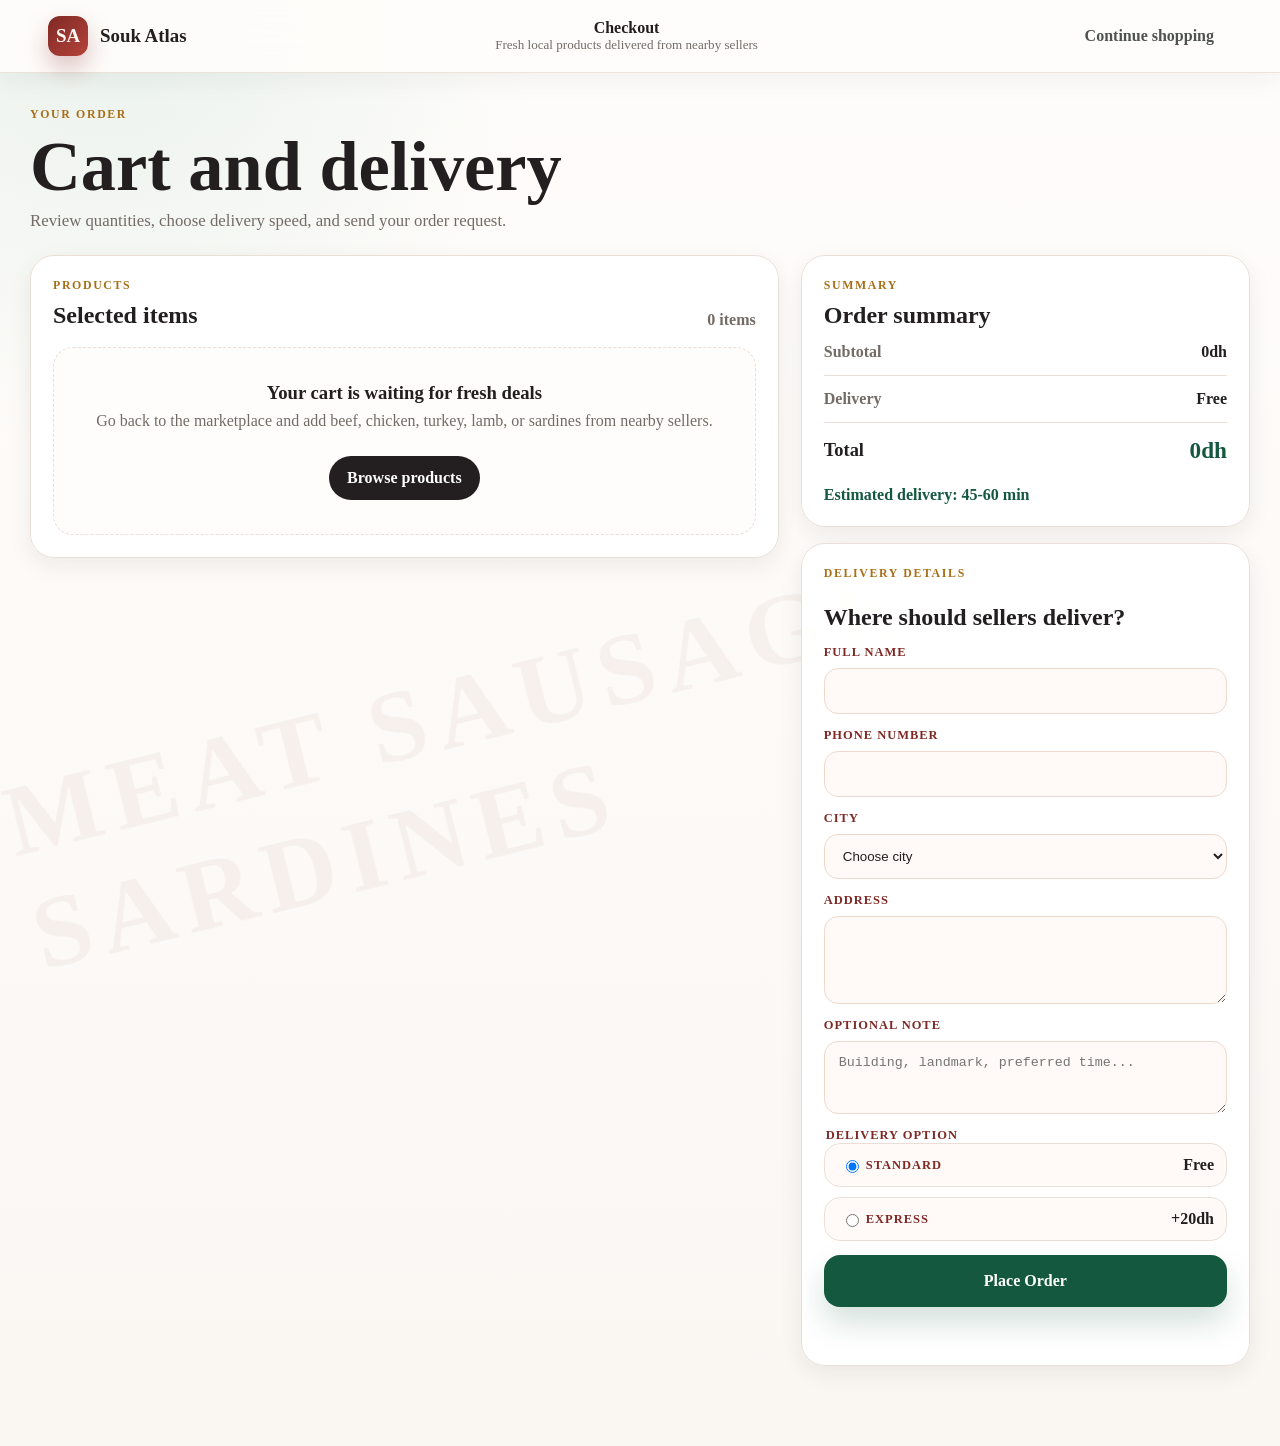
<file: cart.html>
<!DOCTYPE html>
<html lang="en">
  <head>
    <meta charset="UTF-8" />
    <meta name="viewport" content="width=device-width, initial-scale=1.0" />
    <title>Your Cart | Souk Atlas</title>
    <link rel="preconnect" href="https://fonts.googleapis.com" />
    <link rel="preconnect" href="https://fonts.gstatic.com" crossorigin />
    <link href="https://fonts.googleapis.com/css2?family=Manrope:wght@400;500;600;700;800&display=swap" rel="stylesheet" />
    <link rel="stylesheet" href="styles.css" />
    <link rel="stylesheet" href="cart.css" />
  </head>
  <body class="cart-page">
    <header class="site-header">
      <a class="brand" href="index.html" aria-label="Souk Atlas homepage">
        <span class="brand-mark">SA</span>
        <span>Souk Atlas</span>
      </a>
      <div class="cart-header-copy">
        <strong>Checkout</strong>
        <span>Fresh local products delivered from nearby sellers</span>
      </div>
      <nav class="nav-actions" aria-label="Cart navigation">
        <a class="login-link" href="index.html">Continue shopping</a>
      </nav>
    </header>

    <main class="cart-shell">
      <section class="cart-title">
        <p class="eyebrow">Your order</p>
        <h1>Cart and delivery</h1>
        <p>Review quantities, choose delivery speed, and send your order request.</p>
      </section>

      <section class="cart-layout">
        <div class="cart-items-panel">
          <div class="cart-panel-heading">
            <div>
              <p class="eyebrow">Products</p>
              <h2>Selected items</h2>
            </div>
            <span id="cartItemsCount">0 items</span>
          </div>
          <div class="cart-items-list" id="cartItemsList"></div>
        </div>

        <aside class="checkout-panel">
          <div class="summary-card">
            <p class="eyebrow">Summary</p>
            <h2>Order summary</h2>
            <div class="summary-row">
              <span>Subtotal</span>
              <strong id="cartSubtotal">0dh</strong>
            </div>
            <div class="summary-row">
              <span>Delivery</span>
              <strong id="cartDeliveryFee">0dh</strong>
            </div>
            <div class="summary-row total">
              <span>Total</span>
              <strong id="cartTotal">0dh</strong>
            </div>
            <p class="delivery-estimate" id="deliveryEstimate">Estimated delivery: 45-60 min</p>
          </div>

          <form class="delivery-form" id="deliveryForm">
            <p class="eyebrow">Delivery details</p>
            <h2>Where should sellers deliver?</h2>

            <label>
              <span>Full name</span>
              <input id="fullNameInput" type="text" autocomplete="name" required />
            </label>

            <label>
              <span>Phone number</span>
              <input id="phoneInput" type="tel" autocomplete="tel" required />
            </label>

            <label>
              <span>City</span>
              <select id="cityInput" required>
                <option value="">Choose city</option>
                <option>Rabat</option>
                <option>Sale</option>
                <option>Temara</option>
                <option>Casablanca</option>
                <option>Marrakech</option>
                <option>Fes</option>
                <option>Tangier</option>
              </select>
            </label>

            <label>
              <span>Address</span>
              <textarea id="addressInput" rows="4" required></textarea>
            </label>

            <label>
              <span>Optional note</span>
              <textarea id="noteInput" rows="3" placeholder="Building, landmark, preferred time..."></textarea>
            </label>

            <fieldset class="delivery-options">
              <legend>Delivery option</legend>
              <label>
                <input type="radio" name="deliveryOption" value="standard" checked />
                <span>Standard</span>
                <strong>Free</strong>
              </label>
              <label>
                <input type="radio" name="deliveryOption" value="express" />
                <span>Express</span>
                <strong>+20dh</strong>
              </label>
            </fieldset>

            <button class="place-order-button" id="placeOrderButton" type="submit">Place Order</button>
            <p class="checkout-message" id="checkoutMessage" role="status" aria-live="polite"></p>
          </form>
        </aside>
      </section>
    </main>

    <template id="cartItemTemplate">
      <article class="cart-item">
        <img class="cart-item-image" alt="" />
        <div class="cart-item-copy">
          <h3></h3>
          <p></p>
          <strong></strong>
        </div>
        <div class="quantity-control" aria-label="Quantity controls">
          <button type="button" data-action="decrease">-</button>
          <span></span>
          <button type="button" data-action="increase">+</button>
        </div>
        <button class="remove-cart-item" type="button" data-action="remove">Remove</button>
      </article>
    </template>

    <script src="cart.js"></script>
  </body>
</html>
</file>
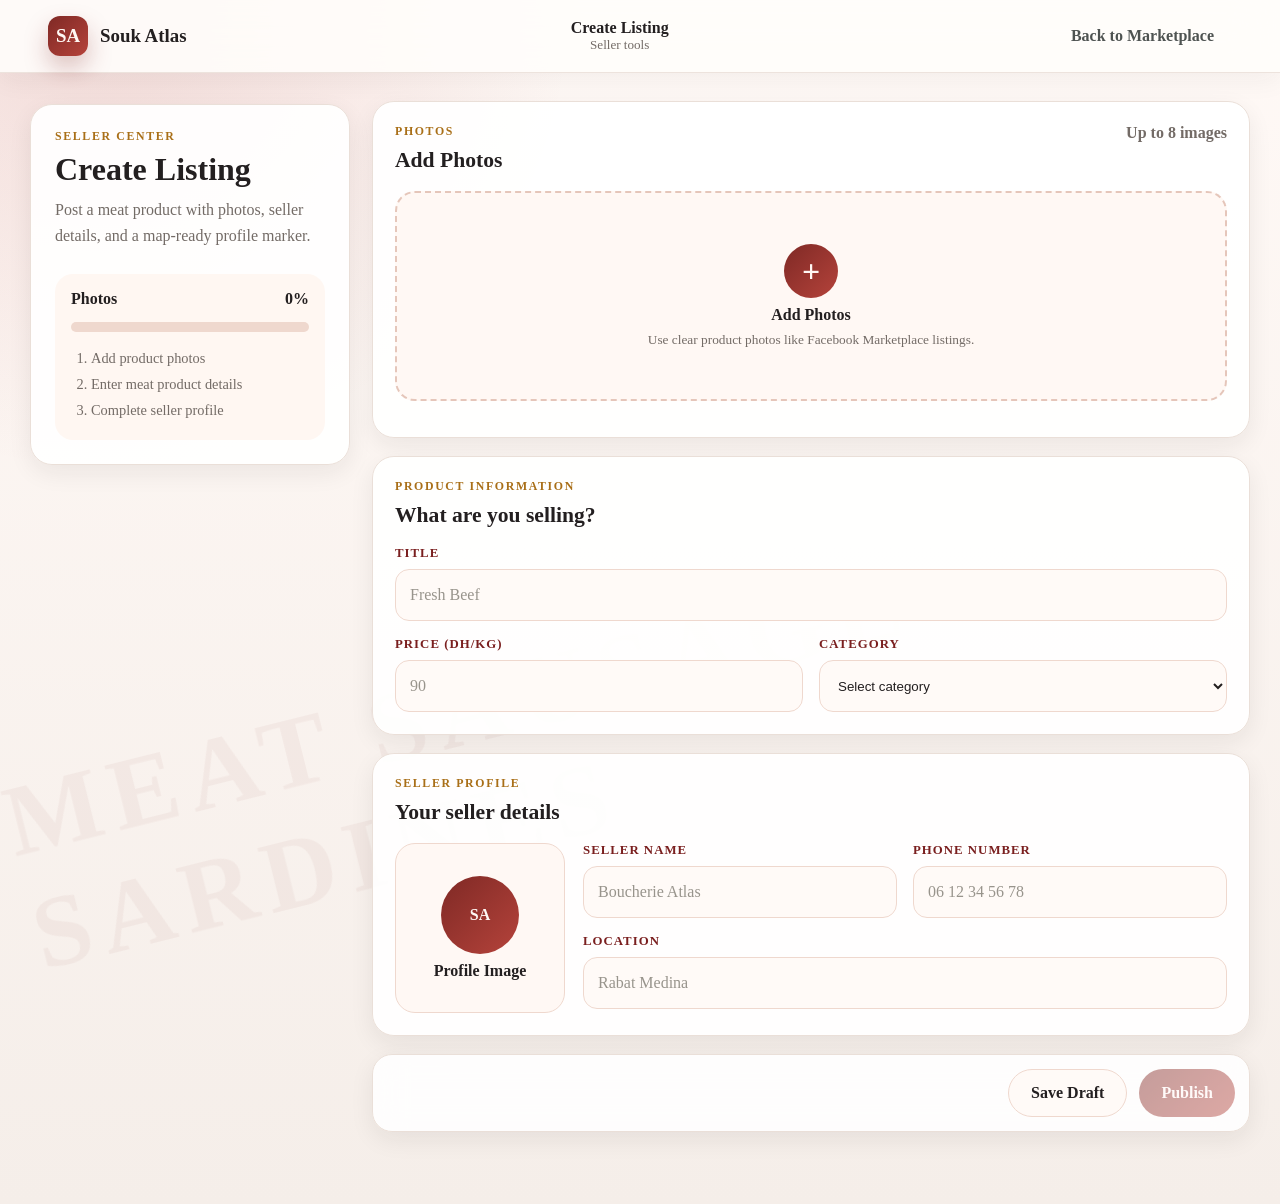
<file: create-listing.html>
<!DOCTYPE html>
<html lang="en">
  <head>
    <meta charset="UTF-8" />
    <meta name="viewport" content="width=device-width, initial-scale=1.0" />
    <title>Create Listing | Souk Atlas</title>
    <link rel="preconnect" href="https://fonts.googleapis.com" />
    <link rel="preconnect" href="https://fonts.gstatic.com" crossorigin />
    <link href="https://fonts.googleapis.com/css2?family=Manrope:wght@400;500;600;700;800&display=swap" rel="stylesheet" />
    <link rel="stylesheet" href="styles.css" />
    <link rel="stylesheet" href="seller.css" />
  </head>
  <body class="seller-page">
    <header class="site-header seller-header">
      <a class="brand" href="index.html" aria-label="Back to Souk Atlas homepage">
        <span class="brand-mark">SA</span>
        <span>Souk Atlas</span>
      </a>
      <div class="seller-header-title">
        <strong>Create Listing</strong>
        <span>Seller tools</span>
      </div>
      <nav class="nav-actions" aria-label="Seller navigation">
        <a class="login-link" href="index.html">Back to Marketplace</a>
      </nav>
    </header>

    <main class="listing-shell" id="createListingPage">
      <aside class="listing-sidebar">
        <p class="eyebrow">Seller Center</p>
        <h1>Create Listing</h1>
        <p>Post a meat product with photos, seller details, and a map-ready profile marker.</p>

        <div class="progress-card" aria-label="Listing progress">
          <div class="progress-row">
            <span>Photos</span>
            <strong id="photosProgress">0%</strong>
          </div>
          <div class="progress-track"><span id="progressBar"></span></div>
          <ol>
            <li>Add product photos</li>
            <li>Enter meat product details</li>
            <li>Complete seller profile</li>
          </ol>
        </div>
      </aside>

      <form class="listing-form" id="listingForm">
        <section class="listing-card">
          <div class="listing-card-heading">
            <div>
              <p class="eyebrow">Photos</p>
              <h2>Add Photos</h2>
            </div>
            <span>Up to 8 images</span>
          </div>

          <label class="upload-zone" for="productImagesInput">
            <input id="productImagesInput" type="file" accept="image/*" multiple />
            <span class="upload-icon">+</span>
            <strong>Add Photos</strong>
            <small>Use clear product photos like Facebook Marketplace listings.</small>
          </label>
          <div class="preview-grid" id="productPreviewGrid" aria-live="polite"></div>
        </section>

        <section class="listing-card">
          <div class="listing-card-heading">
            <div>
              <p class="eyebrow">Product Information</p>
              <h2>What are you selling?</h2>
            </div>
          </div>

          <div class="form-grid">
            <label class="form-field field-wide">
              <span>Title</span>
              <input id="titleInput" type="text" placeholder="Fresh Beef" required />
            </label>
            <label class="form-field">
              <span>Price (dh/kg)</span>
              <input id="priceInput" type="number" min="1" step="1" placeholder="90" required />
            </label>
            <label class="form-field">
              <span>Category</span>
              <select id="categoryInput" required>
                <option value="">Select category</option>
                <option value="beef">Beef</option>
                <option value="lamb">Lamb</option>
                <option value="chicken">Chicken</option>
                <option value="turkey">Turkey</option>
                <option value="sardines">Sardines</option>
              </select>
            </label>
          </div>
        </section>

        <section class="listing-card">
          <div class="listing-card-heading">
            <div>
              <p class="eyebrow">Seller Profile</p>
              <h2>Your seller details</h2>
            </div>
          </div>

          <div class="profile-layout">
            <label class="profile-upload" for="profileImageInput">
              <input id="profileImageInput" type="file" accept="image/*" />
              <img id="profilePreview" alt="" hidden />
              <span id="profileInitials">SA</span>
              <strong>Profile Image</strong>
            </label>

            <div class="form-grid">
              <label class="form-field">
                <span>Seller Name</span>
                <input id="sellerNameInput" type="text" placeholder="Boucherie Atlas" required />
              </label>
              <label class="form-field">
                <span>Phone Number</span>
                <input id="phoneInput" type="tel" placeholder="06 12 34 56 78" required />
              </label>
              <label class="form-field field-wide">
                <span>Location</span>
                <input id="locationInput" type="text" placeholder="Rabat Medina" required />
              </label>
            </div>
          </div>
        </section>

        <div class="form-actions">
          <button class="draft-button" id="draftButton" type="button">Save Draft</button>
          <button class="publish-button" id="publishButton" type="submit" disabled>Publish</button>
        </div>
      </form>
    </main>

    <script src="seller.js"></script>
  </body>
</html>
</file>
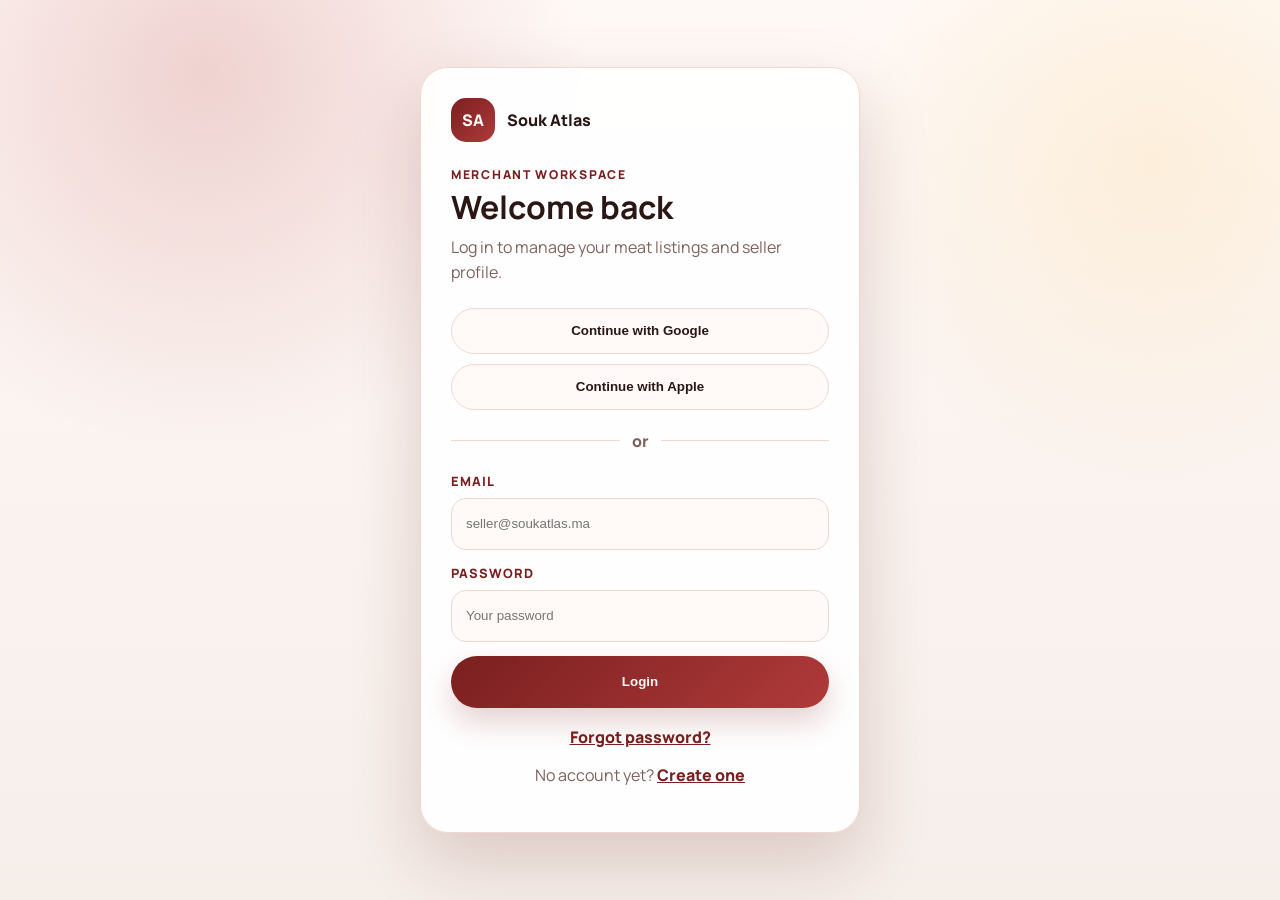
<file: login.html>
<!DOCTYPE html>
<html lang="en">
  <head>
    <meta charset="UTF-8" />
    <meta name="viewport" content="width=device-width, initial-scale=1.0" />
    <title>Login | Souk Atlas</title>
    <link rel="preconnect" href="https://fonts.googleapis.com" />
    <link rel="preconnect" href="https://fonts.gstatic.com" crossorigin />
    <link href="https://fonts.googleapis.com/css2?family=Manrope:wght@400;500;600;700;800&display=swap" rel="stylesheet" />
    <link rel="stylesheet" href="css/auth.css" />
  </head>
  <body class="auth-page" data-auth-page="login">
    <main class="auth-card">
      <a class="auth-logo" href="index.html"><span>SA</span> Souk Atlas</a>
      <p class="auth-kicker">Merchant Workspace</p>
      <h1>Welcome back</h1>
      <p class="auth-subtitle">Log in to manage your meat listings and seller profile.</p>

      <div class="auth-alert" id="authAlert" hidden></div>

      <div class="social-grid">
        <button type="button">Continue with Google</button>
        <button type="button">Continue with Apple</button>
      </div>

      <div class="auth-divider"><span>or</span></div>

      <form class="auth-form" id="loginForm">
        <label>
          <span>Email</span>
          <input type="email" id="emailInput" placeholder="seller@soukatlas.ma" required />
        </label>
        <label>
          <span>Password</span>
          <input type="password" id="passwordInput" placeholder="Your password" required />
        </label>
        <button class="auth-button" type="submit">Login</button>
      </form>

      <div class="auth-links">
        <a href="#">Forgot password?</a>
        <p>No account yet? <a href="register.html">Create one</a></p>
      </div>
    </main>

    <script src="auth.js"></script>
  </body>
</html>
</file>
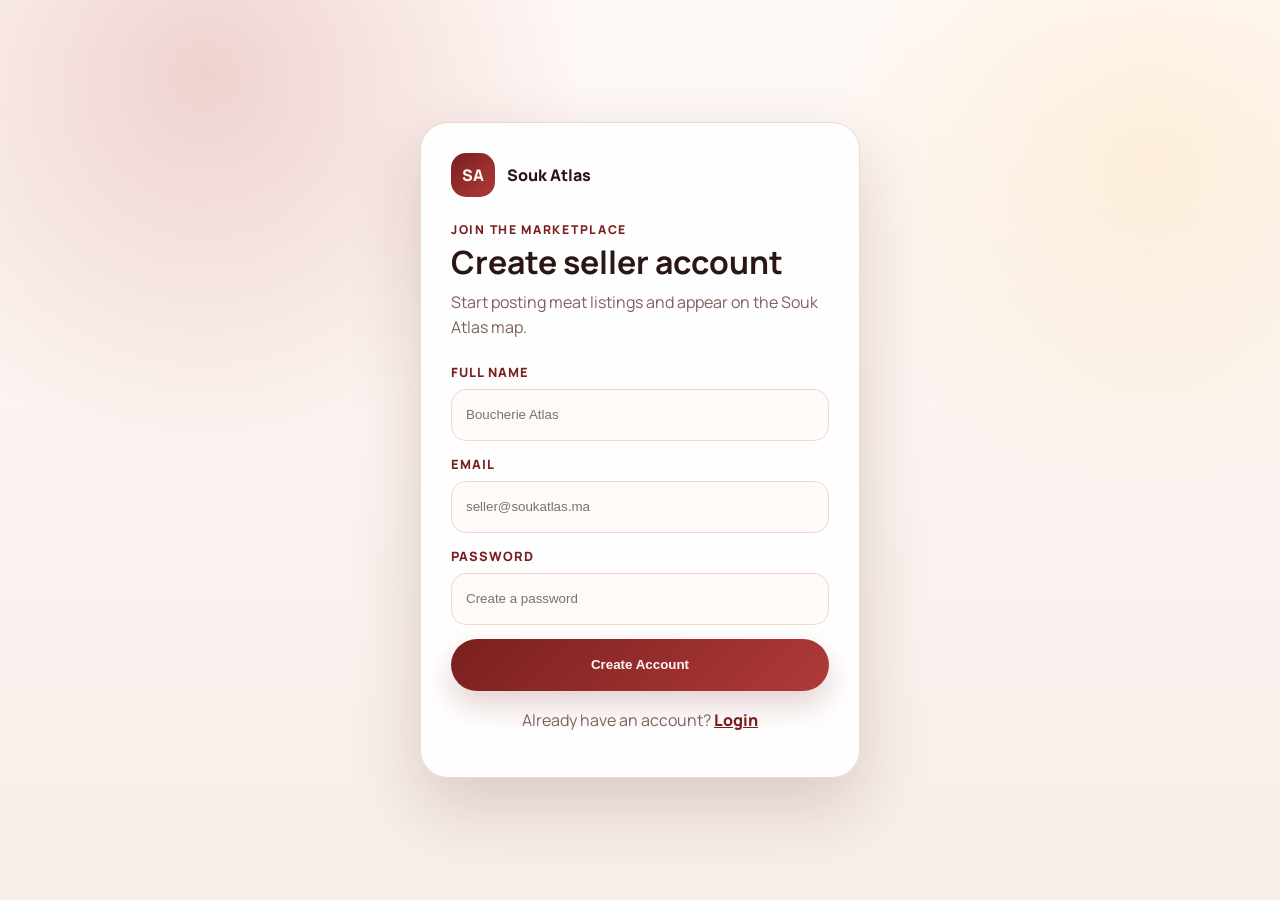
<file: register.html>
<!DOCTYPE html>
<html lang="en">
  <head>
    <meta charset="UTF-8" />
    <meta name="viewport" content="width=device-width, initial-scale=1.0" />
    <title>Register | Souk Atlas</title>
    <link rel="preconnect" href="https://fonts.googleapis.com" />
    <link rel="preconnect" href="https://fonts.gstatic.com" crossorigin />
    <link href="https://fonts.googleapis.com/css2?family=Manrope:wght@400;500;600;700;800&display=swap" rel="stylesheet" />
    <link rel="stylesheet" href="css/auth.css" />
  </head>
  <body class="auth-page" data-auth-page="register">
    <main class="auth-card">
      <a class="auth-logo" href="index.html"><span>SA</span> Souk Atlas</a>
      <p class="auth-kicker">Join the Marketplace</p>
      <h1>Create seller account</h1>
      <p class="auth-subtitle">Start posting meat listings and appear on the Souk Atlas map.</p>

      <div class="auth-alert" id="authAlert" hidden></div>

      <form class="auth-form" id="registerForm">
        <label>
          <span>Full name</span>
          <input type="text" id="nameInput" placeholder="Boucherie Atlas" required />
        </label>
        <label>
          <span>Email</span>
          <input type="email" id="emailInput" placeholder="seller@soukatlas.ma" required />
        </label>
        <label>
          <span>Password</span>
          <input type="password" id="passwordInput" placeholder="Create a password" required />
        </label>
        <button class="auth-button" type="submit">Create Account</button>
      </form>

      <div class="auth-links">
        <p>Already have an account? <a href="login.html">Login</a></p>
      </div>
    </main>

    <script src="auth.js"></script>
  </body>
</html>
</file>
<file: styles.css>
:root {
  --bg: #faf7f3;
  --surface: #ffffff;
  --surface-soft: #fffaf7;
  --ink: #231f20;
  --muted: #736b66;
  --line: #eadfd8;
  --gold: #e9b85c;
  --gold-soft: #fff3dc;
  --gold-deep: #a96f18;
  --green: #2f8f6b;
  --red: #b5433b;
  --red-deep: #7f2925;
  --warm: #ffe7dc;
  --shadow-sm: 0 8px 24px rgba(35, 31, 32, 0.07);
  --shadow-md: 0 22px 58px rgba(35, 31, 32, 0.12);
  --radius-xl: 24px;
  --radius-lg: 20px;
  --radius-md: 14px;
}

* {
  box-sizing: border-box;
}

html {
  scroll-behavior: smooth;
  overflow-x: hidden;
}

body {
  position: relative;
  margin: 0;
  min-height: 100vh;
  font-family: "Manrope", Arial, sans-serif;
  color: var(--ink);
  background:
    radial-gradient(circle at 9% 0%, rgba(181, 67, 59, 0.08), transparent 30%),
    radial-gradient(circle at 92% 12%, rgba(233, 184, 92, 0.12), transparent 24%),
    linear-gradient(180deg, #fffdfb 0%, var(--bg) 52%, #ffffff 100%);
  overflow-x: hidden;
}

body::before {
  content: "MEAT  SAUSAGE  SARDINES";
  position: fixed;
  inset: auto -120px 8% auto;
  z-index: -1;
  color: rgba(122, 31, 31, 0.045);
  font-size: clamp(2.5rem, 8vw, 7rem);
  font-weight: 900;
  letter-spacing: 0.1em;
  transform: rotate(-14deg);
  pointer-events: none;
}

body[data-role="visitor"] .seller-only {
  display: none !important;
}

body,
button,
input {
  font: inherit;
}

a {
  color: inherit;
  text-decoration: none;
}

button {
  cursor: pointer;
}

h1,
h2,
h3,
p {
  margin-top: 0;
}

.site-header {
  position: sticky;
  top: 0;
  z-index: 500;
  display: grid;
  grid-template-columns: auto minmax(240px, 1fr) auto;
  align-items: center;
  gap: 22px;
  padding: 14px clamp(18px, 4vw, 48px);
  border-bottom: 1px solid rgba(234, 223, 216, 0.85);
  background: rgba(255, 253, 251, 0.9);
  backdrop-filter: blur(22px);
  box-shadow: 0 8px 26px rgba(35, 31, 32, 0.05);
}

.brand,
.nav-actions,
.nav-search,
.map-search,
.map-controls,
.section-heading,
.product-meta,
.panel-product {
  display: flex;
  align-items: center;
}

.brand {
  gap: 12px;
  font-size: 1.18rem;
  font-weight: 800;
  white-space: nowrap;
}

.brand-mark {
  width: 40px;
  height: 40px;
  display: grid;
  place-items: center;
  border-radius: 12px;
  color: #fff8f4;
  background: linear-gradient(135deg, var(--red-deep), var(--red));
  box-shadow: 0 12px 24px rgba(122, 31, 31, 0.26);
}

.nav-search,
.map-search {
  min-height: 48px;
  border: 1px solid var(--line);
  border-radius: 999px;
  background: var(--surface);
  box-shadow: 0 6px 18px rgba(35, 31, 32, 0.05);
}

.nav-search {
  justify-self: center;
  width: min(640px, 100%);
  gap: 10px;
  padding: 0 16px;
  position: sticky;
  top: 14px;
}

.search-icon {
  position: relative;
  width: 18px;
  height: 18px;
  flex: 0 0 auto;
  border: 2px solid var(--gold-deep);
  border-radius: 50%;
}

.search-icon::after {
  content: "";
  position: absolute;
  right: -6px;
  bottom: -4px;
  width: 8px;
  height: 2px;
  border-radius: 999px;
  background: var(--gold-deep);
  transform: rotate(45deg);
}

input {
  width: 100%;
  border: 0;
  outline: 0;
  color: var(--ink);
  background: transparent;
}

input::placeholder {
  color: #98948c;
}

.nav-actions {
  justify-content: flex-end;
  gap: 12px;
}

.login-link,
.cart-link,
.seller-cta,
.view-shop-button,
.map-search button,
.location-button {
  min-height: 44px;
  display: inline-flex;
  align-items: center;
  justify-content: center;
  border-radius: 999px;
  font-weight: 800;
  transition: transform 180ms ease, box-shadow 180ms ease, background-color 180ms ease;
}

.login-link {
  padding: 0 18px;
  color: #4e5351;
}

.cart-link {
  position: relative;
  gap: 8px;
  padding: 0 16px;
  border: 1px solid var(--line);
  color: var(--ink);
  background: #ffffff;
  box-shadow: var(--shadow-sm);
}

.cart-link span {
  min-width: 22px;
  height: 22px;
  display: inline-grid;
  place-items: center;
  border-radius: 999px;
  color: #ffffff;
  background: #14583f;
  font-size: 0.72rem;
  font-weight: 900;
}

.cart-link span[hidden] {
  display: none;
}

.seller-cta,
.view-shop-button,
.map-search button {
  border: 0;
  color: #fff8f4;
  background: #231f20;
  box-shadow: 0 12px 24px rgba(35, 31, 32, 0.16);
}

.seller-cta {
  padding: 0 20px;
}

.login-link:hover,
.seller-cta:hover,
.view-shop-button:hover,
.map-search button:hover,
.location-button:hover {
  transform: translateY(-2px);
}

.marketplace-page {
  width: min(1440px, calc(100% - 32px));
  margin: 0 auto;
  padding: 34px 0 64px;
}

.marketplace-heading {
  display: flex;
  align-items: end;
  justify-content: space-between;
  gap: 20px;
  margin-bottom: 22px;
}

.view-toggle {
  display: inline-flex;
  gap: 4px;
  padding: 5px;
  border: 1px solid rgba(234, 223, 216, 0.9);
  border-radius: 999px;
  background: rgba(255, 255, 255, 0.82);
  box-shadow: 0 8px 22px rgba(35, 31, 32, 0.06);
}

.view-toggle button {
  min-height: 40px;
  padding: 0 16px;
  border: 0;
  border-radius: 999px;
  color: var(--muted);
  background: transparent;
  font-weight: 900;
  transition: background-color 180ms ease, color 180ms ease, box-shadow 180ms ease;
}

.view-toggle button.active {
  color: #fff8f4;
  background: #231f20;
  box-shadow: 0 10px 20px rgba(35, 31, 32, 0.14);
}

.eyebrow {
  margin: 0 0 9px;
  color: var(--gold-deep);
  font-size: 0.74rem;
  font-weight: 800;
  letter-spacing: 0.14em;
  text-transform: uppercase;
}

h1 {
  max-width: 780px;
  margin-bottom: 12px;
  font-size: clamp(2.25rem, 6vw, 4.4rem);
  line-height: 1;
  letter-spacing: 0;
  color: var(--ink);
}

.marketplace-heading p:not(.eyebrow),
.section-heading p,
.category-card p,
.step-card p,
.product-card p,
.seller-panel p {
  color: var(--muted);
}

.marketplace-heading p:not(.eyebrow) {
  margin-bottom: 0;
  font-size: 1.12rem;
}

.marketplace-layout {
  display: grid;
  grid-template-columns: minmax(320px, 0.4fr) minmax(0, 0.6fr);
  gap: 28px;
  align-items: start;
  transition: grid-template-columns 260ms ease;
}

.marketplace-page.map-view .marketplace-layout {
  grid-template-columns: minmax(0, 0.68fr) minmax(320px, 0.32fr);
}

.marketplace-page.map-view .map-column {
  position: sticky;
}

.marketplace-page.map-view .leaflet-map,
.marketplace-page.map-view .map-layout {
  min-height: 680px;
  height: calc(100vh - 210px);
}

.marketplace-page.map-view .products-column .product-grid {
  grid-template-columns: 1fr;
}

.marketplace-page.map-view .product-image {
  height: 145px;
}

.map-column {
  position: sticky;
  top: 96px;
}

.map-panel {
  display: grid;
  gap: 12px;
  transition: transform 260ms ease;
}

.map-controls {
  position: static;
  z-index: 5;
  display: grid;
  gap: 12px;
}

.search-status {
  position: static;
  min-height: 38px;
  display: inline-flex;
  align-items: center;
  gap: 10px;
  padding: 9px 14px;
  border: 1px solid var(--line);
  border-radius: 999px;
  color: #4c514e;
  background: rgba(255, 255, 255, 0.94);
  box-shadow: var(--shadow-sm);
  font-size: 0.88rem;
  font-weight: 800;
  opacity: 0;
  pointer-events: none;
  transform: translateY(-6px);
  transition: opacity 180ms ease, transform 180ms ease;
}

.search-status.loading,
.search-status.empty,
.search-status.result {
  opacity: 1;
  transform: translateY(0);
}

.search-status.loading::before {
  content: "";
  width: 14px;
  height: 14px;
  border: 2px solid rgba(185, 120, 22, 0.22);
  border-top-color: var(--gold-deep);
  border-radius: 50%;
  animation: spin 700ms linear infinite;
}

.search-status.empty {
  border-color: rgba(214, 91, 71, 0.24);
  color: #9e382a;
  background: rgba(255, 246, 244, 0.96);
}

.search-status.result {
  border-color: rgba(47, 143, 107, 0.22);
  color: #236d51;
  background: rgba(244, 255, 250, 0.96);
}

.map-search {
  gap: 10px;
  padding: 6px 6px 6px 18px;
}

.map-search button {
  padding: 0 20px;
}

.location-button {
  flex: 0 0 auto;
  border: 1px solid var(--line);
  padding: 0 18px;
  color: var(--ink);
  background: rgba(255, 255, 255, 0.94);
  box-shadow: var(--shadow-sm);
}

.map-layout {
  position: relative;
  min-height: 560px;
  overflow: hidden;
  border: 1px solid var(--line);
  border-radius: 24px;
  background: var(--surface);
  box-shadow: 0 16px 46px rgba(35, 31, 32, 0.1);
}

.leaflet-map {
  width: 100%;
  min-height: 560px;
  height: calc(100vh - 230px);
  max-height: 720px;
  z-index: 1;
}

.products-column {
  min-width: 0;
  transition: opacity 220ms ease, transform 220ms ease;
}

.products-heading {
  display: flex;
  align-items: end;
  justify-content: space-between;
  gap: 18px;
  margin-bottom: 18px;
}

.products-heading h2 {
  margin: 0;
  font-size: clamp(1.8rem, 3vw, 2.6rem);
}

.products-heading > span {
  color: var(--muted);
  font-weight: 900;
}

.best-price-highlight {
  margin: 8px 0 0;
  color: #14583f;
  font-size: 0.96rem;
  font-weight: 900;
}

.market-filters {
  display: grid;
  grid-template-columns: 1fr 1.2fr 1fr;
  gap: 12px;
  margin: 0 0 18px;
  padding: 12px;
  border: 1px solid rgba(234, 223, 216, 0.86);
  border-radius: 20px;
  background: rgba(255, 255, 255, 0.86);
  box-shadow: 0 10px 28px rgba(35, 31, 32, 0.05);
}

.market-filters label {
  display: grid;
  gap: 8px;
  min-width: 0;
}

.market-filters span {
  color: var(--muted);
  font-size: 0.72rem;
  font-weight: 900;
  letter-spacing: 0.1em;
  text-transform: uppercase;
}

.market-filters select,
.market-filters input[type="range"] {
  width: 100%;
}

.market-filters select {
  min-height: 42px;
  border: 1px solid var(--line);
  border-radius: 14px;
  padding: 0 12px;
  color: var(--ink);
  background: #fffaf7;
  outline: 0;
}

.market-filters input[type="range"] {
  accent-color: var(--red-deep);
}

.market-filters strong {
  color: var(--red-deep);
  font-size: 0.86rem;
}

.leaflet-container {
  font-family: "Manrope", Arial, sans-serif;
  background: #eef1ed;
}

.leaflet-control-zoom {
  border: 0 !important;
  box-shadow: var(--shadow-sm) !important;
}

.leaflet-control-zoom a {
  color: var(--ink) !important;
  border-color: #eee8dd !important;
}

.leaflet-popup-content-wrapper {
  border-radius: 16px;
  box-shadow: 0 18px 38px rgba(35, 31, 22, 0.16);
}

.leaflet-popup-content {
  margin: 14px 16px;
}

.leaflet-popup-tip {
  box-shadow: 0 8px 18px rgba(35, 31, 22, 0.12);
}

.seller-marker {
  position: relative;
  display: grid;
  align-content: center;
  justify-items: center;
  align-items: center;
  justify-content: center;
  min-width: 86px;
  min-height: 48px;
  padding: 7px 12px 8px;
  border: 2px solid #ffffff;
  border-radius: 18px;
  color: #2a1700;
  background: linear-gradient(135deg, #ffe4a0, var(--gold));
  box-shadow:
    0 12px 24px rgba(82, 58, 18, 0.2),
    0 2px 0 rgba(255, 255, 255, 0.95) inset;
  transform: translateY(-4px);
  animation: markerIn 260ms ease both;
  transition: transform 180ms ease, box-shadow 180ms ease, background 180ms ease;
}

.seller-marker.low {
  color: #0d3d2b;
  background: linear-gradient(135deg, #b9f3d7, #4ed39a);
}

.seller-marker.low .marker-tail {
  background: #4ed39a;
}

.seller-marker.average {
  color: #3d2500;
  background: linear-gradient(135deg, #ffe7a7, var(--gold));
}

.seller-marker.average .marker-tail {
  background: var(--gold);
}

.seller-marker.high {
  color: #ffffff;
  background: linear-gradient(135deg, #ff8778, var(--red));
}

.seller-marker.high .marker-tail {
  background: var(--red);
}

.marker-product {
  max-width: 76px;
  overflow: hidden;
  font-size: 0.68rem;
  font-weight: 900;
  line-height: 1.05;
  text-overflow: ellipsis;
  text-transform: uppercase;
  white-space: nowrap;
}

.profile-marker {
  min-width: 104px;
  grid-template-columns: 34px 1fr;
  column-gap: 8px;
  justify-items: start;
  text-align: left;
}

.profile-marker .marker-avatar {
  grid-row: 1 / span 2;
  width: 34px;
  height: 34px;
  border: 2px solid rgba(255, 255, 255, 0.9);
  border-radius: 50%;
  object-fit: cover;
  display: grid;
  place-items: center;
  overflow: hidden;
  font-size: 0.72rem;
  font-weight: 900;
}

.profile-marker .marker-avatar img {
  width: 100%;
  height: 100%;
  object-fit: cover;
}

.seller-marker.cheapest .marker-avatar {
  border-color: #32c57b;
  box-shadow:
    0 0 0 3px rgba(50, 197, 123, 0.2),
    0 10px 20px rgba(31, 142, 86, 0.24);
}

.marker-price {
  position: relative;
  z-index: 2;
  font-size: 0.8rem;
  font-weight: 900;
  letter-spacing: 0;
  white-space: nowrap;
}

.marker-tail {
  position: absolute;
  left: 50%;
  bottom: -9px;
  width: 16px;
  height: 16px;
  border-right: 2px solid #ffffff;
  border-bottom: 2px solid #ffffff;
  background: var(--gold);
  transform: translateX(-50%) rotate(45deg);
  box-shadow: 5px 5px 12px rgba(82, 58, 18, 0.12);
}

.seller-marker.active {
  color: #ffffff;
  transform: translateY(-9px) scale(1.04);
  box-shadow:
    0 18px 34px rgba(139, 57, 42, 0.28),
    0 2px 0 rgba(255, 255, 255, 0.35) inset;
  outline: 3px solid rgba(32, 33, 36, 0.14);
}

.clean-map-marker {
  display: grid;
  justify-items: center;
  gap: 4px;
  transform: translateY(-4px);
  animation: markerIn 220ms ease both;
  transition: transform 180ms ease, filter 180ms ease;
}

.clean-map-marker:hover,
.clean-map-marker.active {
  transform: translateY(-8px) scale(1.04);
  filter: drop-shadow(0 14px 20px rgba(75, 28, 24, 0.22));
}

.clean-map-marker .marker-avatar {
  width: 44px;
  height: 44px;
  display: grid;
  place-items: center;
  overflow: hidden;
  border: 3px solid #ffffff;
  border-radius: 50%;
  color: #fff8f4;
  background: linear-gradient(135deg, var(--red-deep), var(--red));
  box-shadow: 0 10px 24px rgba(67, 26, 22, 0.22);
  font-size: 0.78rem;
  font-weight: 900;
}

.clean-map-marker.cheapest .marker-avatar {
  border-color: #32c57b;
  box-shadow:
    0 0 0 3px rgba(50, 197, 123, 0.18),
    0 12px 26px rgba(31, 142, 86, 0.26);
}

.clean-map-marker.cheapest strong {
  color: #14583f;
  border-color: rgba(50, 197, 123, 0.36);
}

.clean-map-marker .marker-avatar img {
  width: 100%;
  height: 100%;
  object-fit: cover;
}

.clean-map-marker strong {
  padding: 4px 8px;
  border: 1px solid rgba(255, 255, 255, 0.86);
  border-radius: 999px;
  color: #2a1714;
  background: rgba(255, 255, 255, 0.96);
  box-shadow: 0 8px 18px rgba(67, 26, 22, 0.16);
  font-size: 0.72rem;
  font-weight: 900;
  white-space: nowrap;
}

.clean-map-marker.low strong {
  color: #14583f;
}

.clean-map-marker.high strong {
  color: #9e2f2f;
}

.meat-cluster {
  width: 72px;
  height: 58px;
  display: grid;
  align-content: center;
  place-items: center;
  gap: 1px;
  border: 3px solid rgba(255, 255, 255, 0.88);
  border-radius: 999px;
  color: #ffffff;
  background: linear-gradient(135deg, rgba(122, 31, 31, 0.96), rgba(176, 58, 58, 0.94));
  box-shadow: 0 16px 34px rgba(82, 22, 19, 0.24);
  font-weight: 900;
}

.meat-cluster span {
  font-size: 1rem;
}

.meat-cluster small {
  display: block;
  font-size: 0.62rem;
  line-height: 1;
  opacity: 0.9;
}

.seller-popup h3 {
  margin: 0 0 6px;
  font-size: 1rem;
}

.seller-popup p {
  margin: 0;
  color: var(--muted);
}

.seller-popup .popup-tone {
  margin-top: 6px;
  color: var(--gold-deep);
  font-weight: 800;
}

.seller-hover-tooltip {
  border: 0;
  border-radius: 18px;
  padding: 0;
  background: transparent;
  box-shadow: none;
}

.seller-hover-tooltip::before {
  display: none;
}

.minimal-seller-tooltip {
  min-width: 150px;
  padding: 9px 11px;
  border: 1px solid rgba(240, 216, 206, 0.9);
  border-radius: 12px;
  color: var(--ink);
  background: rgba(255, 255, 255, 0.96);
  box-shadow: 0 12px 28px rgba(80, 28, 23, 0.16);
  animation: tooltipIn 160ms ease;
}

.minimal-seller-tooltip strong,
.minimal-seller-tooltip span {
  display: block;
}

.minimal-seller-tooltip span {
  margin-top: 3px;
  color: var(--muted);
  font-weight: 800;
  font-size: 0.82rem;
}

.map-preview-tooltip {
  min-width: 162px;
  display: grid;
  grid-template-columns: 46px 1fr;
  gap: 10px;
  align-items: center;
  padding: 9px;
  border: 1px solid rgba(240, 216, 206, 0.9);
  border-radius: 14px;
  color: var(--ink);
  background: rgba(255, 255, 255, 0.97);
  box-shadow: 0 12px 28px rgba(80, 28, 23, 0.16);
  animation: tooltipIn 160ms ease;
}

.map-preview-tooltip img {
  width: 46px;
  height: 46px;
  border-radius: 12px;
  object-fit: cover;
}

.map-preview-tooltip strong,
.map-preview-tooltip span {
  display: block;
}

.map-preview-tooltip strong {
  color: var(--red-deep);
  font-size: 0.96rem;
}

.map-preview-tooltip span {
  color: var(--muted);
  font-size: 0.78rem;
  font-weight: 800;
}

.map-side-panel {
  position: absolute;
  z-index: 460;
  top: 14px;
  right: 14px;
  width: min(330px, calc(100% - 28px));
  max-height: calc(100% - 28px);
  overflow: auto;
  padding: 18px;
  border: 1px solid var(--line);
  border-radius: 20px;
  background: rgba(255, 255, 255, 0.96);
  box-shadow: 0 24px 54px rgba(35, 31, 32, 0.14);
  animation: panelIn 190ms ease;
}

.map-side-panel[hidden] {
  display: none;
}

.panel-close {
  position: absolute;
  top: 12px;
  right: 12px;
  width: 34px;
  height: 34px;
  border: 0;
  border-radius: 50%;
  color: var(--red-deep);
  background: #fff4ee;
  font-size: 1.2rem;
}

.map-panel-seller {
  display: grid;
  grid-template-columns: 58px 1fr;
  gap: 12px;
  align-items: center;
  margin: 10px 34px 16px 0;
}

.side-panel-avatar,
.side-panel-avatar img {
  width: 58px;
  height: 58px;
  border-radius: 50%;
}

.side-panel-avatar {
  display: grid;
  place-items: center;
  overflow: hidden;
  color: #fff8f4;
  background: linear-gradient(135deg, var(--red-deep), var(--red));
  font-weight: 900;
}

.side-panel-avatar img,
.side-product-row img {
  object-fit: cover;
}

.map-panel-seller h3 {
  margin: 0 0 4px;
}

.map-panel-seller p,
.map-panel-seller a {
  margin: 0;
  color: var(--muted);
  font-size: 0.86rem;
  font-weight: 800;
}

.map-panel-products {
  display: grid;
  gap: 9px;
  margin-bottom: 14px;
}

.side-product-row {
  display: grid;
  grid-template-columns: 44px 1fr auto;
  gap: 10px;
  align-items: center;
  padding: 9px;
  border: 1px solid var(--line);
  border-radius: 14px;
  background: #fffaf8;
}

.side-product-row img {
  width: 44px;
  height: 44px;
  border-radius: 12px;
}

.side-product-row span {
  font-weight: 900;
}

.side-product-row strong {
  color: var(--red-deep);
  white-space: nowrap;
}

.map-side-panel .view-shop-button {
  width: 100%;
}

@keyframes markerIn {
  from {
    opacity: 0;
    transform: translateY(8px) scale(0.92);
  }

  to {
    opacity: 1;
    transform: translateY(-4px) scale(1);
  }
}

@keyframes spin {
  to {
    transform: rotate(360deg);
  }
}

@keyframes tooltipIn {
  from {
    opacity: 0;
    transform: translateY(6px) scale(0.98);
  }

  to {
    opacity: 1;
    transform: translateY(0) scale(1);
  }
}

@keyframes panelIn {
  from {
    opacity: 0;
    transform: translateX(10px);
  }

  to {
    opacity: 1;
    transform: translateX(0);
  }
}

@keyframes cardIn {
  from {
    opacity: 0;
    transform: translateY(14px) scale(0.985);
  }

  to {
    opacity: 1;
    transform: translateY(0) scale(1);
  }
}

@keyframes shimmer {
  to {
    transform: translateX(100%);
  }
}

.seller-panel {
  position: absolute;
  z-index: 430;
  top: 18px;
  right: 18px;
  width: min(386px, calc(100% - 36px));
  max-height: calc(100% - 36px);
  overflow: auto;
  padding: 24px;
  border: 1px solid var(--line);
  border-radius: var(--radius-xl);
  background: rgba(255, 255, 255, 0.96);
  box-shadow: var(--shadow-md);
  opacity: 0;
  pointer-events: none;
  transform: translateX(18px);
  transition: opacity 220ms ease, transform 220ms ease;
}

.meat-panel {
  border-color: rgba(255, 225, 218, 0.28);
  color: #fff8f4;
  background:
    radial-gradient(circle at 18% 12%, rgba(255, 210, 178, 0.18), transparent 28%),
    linear-gradient(145deg, rgba(122, 31, 31, 0.98), rgba(176, 58, 58, 0.96));
  box-shadow: 0 28px 70px rgba(88, 18, 18, 0.28);
  isolation: isolate;
}

.meat-panel::before,
.meat-panel::after {
  position: absolute;
  z-index: -1;
  color: rgba(255, 255, 255, 0.08);
  font-weight: 900;
  letter-spacing: 0.08em;
  pointer-events: none;
}

.meat-panel::before {
  content: "MEAT";
  top: 78px;
  right: -12px;
  font-size: 3.2rem;
  transform: rotate(14deg);
}

.meat-panel::after {
  content: "SARDINES";
  left: -18px;
  bottom: 92px;
  font-size: 1.6rem;
  transform: rotate(-16deg);
}

.seller-panel.open {
  opacity: 1;
  pointer-events: auto;
  transform: translateX(0);
}

.panel-close {
  position: absolute;
  top: 14px;
  right: 14px;
  width: 36px;
  height: 36px;
  border: 0;
  border-radius: 50%;
  color: var(--ink);
  background: #f3eee5;
  font-size: 1.25rem;
}

.seller-panel h2 {
  margin: 0 34px 8px 0;
  font-size: 1.55rem;
}

.seller-panel p {
  margin-bottom: 18px;
}

.meat-panel .eyebrow,
.meat-panel p {
  color: rgba(255, 242, 236, 0.78);
}

.meat-panel .panel-close {
  color: #7a1f1f;
  background: rgba(255, 244, 239, 0.9);
}

.panel-products {
  display: grid;
  gap: 10px;
  margin-bottom: 18px;
}

.meat-panel .panel-products {
  position: relative;
}

.meat-panel .panel-products::before {
  content: "SAUSAGE";
  position: absolute;
  z-index: -1;
  top: 34%;
  right: 8px;
  color: rgba(255, 255, 255, 0.07);
  font-size: 1.25rem;
  font-weight: 900;
  letter-spacing: 0.1em;
  transform: rotate(9deg);
}

.panel-product {
  justify-content: space-between;
  gap: 14px;
  padding: 10px;
  border: 1px solid #eee8dd;
  border-radius: var(--radius-md);
  background: var(--surface-soft);
}

.meat-product-card {
  align-items: center;
  border-color: rgba(255, 235, 228, 0.2);
  background: rgba(255, 250, 247, 0.96);
  box-shadow: 0 14px 28px rgba(69, 12, 12, 0.16);
  transition: transform 180ms ease, box-shadow 180ms ease;
}

.meat-product-card:hover {
  transform: translateY(-2px);
  box-shadow: 0 18px 36px rgba(69, 12, 12, 0.22);
}

.panel-product img {
  width: 52px;
  height: 52px;
  flex: 0 0 auto;
  border-radius: 14px;
  object-fit: cover;
  background: var(--gold-soft);
}

.panel-product span {
  flex: 1;
  min-width: 0;
  font-weight: 800;
}

.panel-product em {
  display: block;
  margin-top: 2px;
  color: #9d3a32;
  font-size: 0.76rem;
  font-style: normal;
  font-weight: 900;
}

.panel-product small {
  display: block;
  margin-top: 4px;
  color: var(--muted);
  font-size: 0.74rem;
  font-weight: 700;
}

.panel-product strong {
  color: var(--gold-deep);
  font-size: 0.9rem;
  text-align: right;
  white-space: nowrap;
}

.intelligence-row.missing {
  opacity: 0.72;
}

.intelligence-row.missing img {
  filter: saturate(0.55);
}

.view-shop-button {
  width: 100%;
}

.meat-panel .view-shop-button {
  color: #7a1f1f;
  background: linear-gradient(135deg, #fff4ed, #ffd9cb);
  box-shadow: 0 14px 30px rgba(69, 12, 12, 0.2);
}

.section-wrap {
  width: min(1180px, calc(100% - 36px));
  margin: 0 auto;
  padding: 48px 0;
}

.section-heading {
  justify-content: space-between;
  gap: 20px;
  margin-bottom: 22px;
}

.section-heading h2 {
  margin-bottom: 0;
  font-size: clamp(1.75rem, 3vw, 2.6rem);
  line-height: 1.08;
  letter-spacing: 0;
  color: #331815;
}

.section-heading a {
  color: var(--red-deep);
  font-weight: 800;
  white-space: nowrap;
}

.centered {
  justify-content: center;
  text-align: center;
}

.category-grid,
.product-grid,
.steps-grid {
  display: grid;
  gap: 18px;
}

.category-grid {
  grid-template-columns: repeat(auto-fit, minmax(190px, 1fr));
}

.product-grid,
.steps-grid {
  grid-template-columns: repeat(3, minmax(0, 1fr));
}

.products-column .product-grid {
  grid-template-columns: repeat(2, minmax(0, 1fr));
}

.category-card,
.product-card,
.step-card {
  border: 1px solid var(--line);
  border-radius: var(--radius-lg);
  background: rgba(255, 255, 255, 0.94);
  box-shadow: var(--shadow-sm);
  transition: transform 220ms ease, box-shadow 220ms ease, border-color 220ms ease;
}

.category-card:hover,
.product-card:hover,
.step-card:hover {
  transform: translateY(-5px);
  border-color: rgba(127, 41, 37, 0.18);
  box-shadow: var(--shadow-md);
}

.category-card,
.step-card {
  padding: 24px;
}

.category-icon,
.step-card span {
  width: 52px;
  height: 52px;
  display: grid;
  place-items: center;
  border-radius: 16px;
  color: #fff8f4;
  background: linear-gradient(135deg, var(--red-deep), var(--red));
  font-weight: 900;
  box-shadow: 0 10px 22px rgba(122, 31, 31, 0.18);
}

.category-card h3,
.step-card h3 {
  margin: 18px 0 9px;
}

.category-card p,
.step-card p,
.product-card p {
  margin-bottom: 0;
  line-height: 1.6;
}

.product-card {
  overflow: hidden;
  position: relative;
  border-radius: 18px;
  transform: translateY(0);
  animation: cardIn 320ms ease both;
  will-change: transform;
}

.product-card::after {
  content: "";
  position: absolute;
  inset: 0;
  border-radius: inherit;
  box-shadow: inset 0 0 0 1px rgba(255, 255, 255, 0.4);
  pointer-events: none;
}

.product-image-wrap {
  position: relative;
  overflow: hidden;
}

.product-image {
  display: block;
  width: 100%;
  height: 190px;
  object-fit: cover;
  background: var(--gold-soft);
  transition: transform 240ms ease;
}

.product-card:hover .product-image {
  transform: scale(1.045);
}

.product-card:hover {
  cursor: pointer;
}

.deal-badge {
  position: absolute;
  top: 12px;
  left: 12px;
  min-height: 30px;
  display: inline-flex;
  align-items: center;
  padding: 0 11px;
  border: 1px solid rgba(255, 255, 255, 0.82);
  border-radius: 999px;
  color: #14583f;
  background: rgba(224, 255, 241, 0.94);
  box-shadow: 0 10px 20px rgba(20, 88, 63, 0.15);
  font-size: 0.74rem;
  font-weight: 900;
}

.best-deal-card {
  border-color: rgba(50, 197, 123, 0.42);
  box-shadow:
    0 10px 28px rgba(38, 34, 24, 0.08),
    0 0 0 3px rgba(50, 197, 123, 0.08);
}

.best-deal-card .product-price {
  color: #14583f;
}

.product-content {
  padding: 18px 18px 20px;
}

.product-category {
  margin: 0 0 8px;
  color: var(--gold-deep) !important;
  font-size: 0.72rem;
  font-weight: 900;
  letter-spacing: 0.12em;
  text-transform: uppercase;
}

.product-content h3 {
  margin-bottom: 8px;
}

.product-meta {
  justify-content: space-between;
  gap: 14px;
  margin-top: 14px;
}

.price-range-row {
  display: flex;
  align-items: center;
  justify-content: space-between;
  gap: 12px;
  margin-top: 14px;
  padding: 10px 12px;
  border-radius: 14px;
  background: #faf3ef;
}

.price-range-row span {
  color: var(--muted);
  font-size: 0.8rem;
  font-weight: 900;
}

.price-range-row strong {
  color: var(--red-deep);
  white-space: nowrap;
}

.best-price-row {
  margin-top: 10px;
  color: #14583f;
  font-size: 0.9rem;
  font-weight: 900;
}

.best-price-row strong {
  font-size: 1rem;
}

.price-filter-field {
  display: grid;
  gap: 8px;
  margin-top: 14px;
}

.price-filter-field span {
  color: #7a1f1f;
  font-size: 0.78rem;
  font-weight: 900;
  letter-spacing: 0.08em;
  text-transform: uppercase;
}

.price-filter-field input {
  min-height: 46px;
  padding: 12px 14px;
  border: 1px solid #f0d8ce;
  border-radius: 14px;
  background: #fffaf7;
  box-shadow: inset 0 1px 0 rgba(255, 255, 255, 0.8);
  transition: border-color 180ms ease, box-shadow 180ms ease, background-color 180ms ease;
}

.price-filter-field input:focus {
  border-color: rgba(176, 58, 58, 0.46);
  background: #ffffff;
  box-shadow: 0 0 0 4px rgba(176, 58, 58, 0.1);
}

.card-search-button {
  width: 100%;
  min-height: 46px;
  margin-top: 12px;
  border: 0;
  border-radius: 14px;
  color: #fff8f4;
  background: #231f20;
  font-weight: 900;
  box-shadow: 0 12px 24px rgba(35, 31, 32, 0.16);
  transition: opacity 180ms ease, transform 180ms ease, box-shadow 180ms ease;
}

.product-actions-row {
  display: grid;
  grid-template-columns: 1fr 1fr;
  gap: 10px;
  margin-top: 14px;
}

.add-cart-button,
.view-seller-button {
  min-height: 44px;
  border-radius: 14px;
  font-weight: 900;
  transition: transform 180ms ease, box-shadow 180ms ease, background-color 180ms ease;
}

.add-cart-button {
  border: 0;
  color: #ffffff;
  background: #14583f;
  box-shadow: 0 12px 24px rgba(20, 88, 63, 0.16);
}

.view-seller-button {
  border: 1px solid var(--line);
  color: var(--ink);
  background: #fffaf7;
}

.add-cart-button:hover,
.view-seller-button:hover {
  transform: translateY(-2px);
}

.empty-products {
  grid-column: 1 / -1;
  padding: 28px;
  border: 1px dashed var(--line);
  border-radius: 20px;
  color: var(--muted);
  background: rgba(255, 255, 255, 0.72);
  text-align: center;
  font-weight: 900;
}

.skeleton-card {
  pointer-events: none;
}

.skeleton-image,
.skeleton-line {
  display: block;
  overflow: hidden;
  position: relative;
  background: #f1dfd7;
}

.skeleton-image {
  height: 190px;
}

.skeleton-line {
  height: 13px;
  margin-top: 12px;
  border-radius: 999px;
}

.skeleton-line.short {
  width: 34%;
}

.skeleton-line.title {
  width: 62%;
  height: 20px;
}

.skeleton-image::after,
.skeleton-line::after {
  content: "";
  position: absolute;
  inset: 0;
  transform: translateX(-100%);
  background: linear-gradient(90deg, transparent, rgba(255, 255, 255, 0.58), transparent);
  animation: shimmer 1.1s infinite;
}

.card-search-button:hover:not(:disabled) {
  transform: translateY(-2px);
  box-shadow: 0 16px 30px rgba(122, 31, 31, 0.24);
}

.card-search-button:disabled {
  cursor: not-allowed;
  opacity: 0.46;
  box-shadow: none;
}

.product-price {
  color: var(--red-deep);
  font-size: 1.15rem;
  font-weight: 900;
}

.seller-name {
  color: var(--muted);
  font-weight: 700;
  text-align: right;
}

.steps-section {
  padding-bottom: 72px;
}

@media (max-width: 1080px) {
  .site-header {
    grid-template-columns: 1fr auto;
  }

  .nav-search {
    grid-column: 1 / -1;
    max-width: none;
    order: 3;
  }

  .marketplace-layout {
    grid-template-columns: 1fr;
  }

  .marketplace-page.map-view .marketplace-layout {
    grid-template-columns: 1fr;
  }

  .map-column {
    position: static;
  }

  .marketplace-page.map-view .map-column {
    position: static;
  }

  .leaflet-map,
  .map-layout {
    min-height: 420px;
    height: 420px;
  }

  .seller-panel {
    top: auto;
    right: 18px;
    bottom: 18px;
    max-height: 52%;
  }

  .category-grid,
  .product-grid,
  .products-column .product-grid {
    grid-template-columns: repeat(2, minmax(0, 1fr));
  }

  .marketplace-page.map-view .products-column .product-grid {
    grid-template-columns: repeat(2, minmax(0, 1fr));
  }
}

@media (max-width: 720px) {
  .site-header {
    position: sticky;
    grid-template-columns: 1fr;
    gap: 14px;
  }

  .nav-search {
    position: static;
  }

  .nav-actions {
    width: 100%;
    display: grid;
    grid-template-columns: 1fr 1fr;
  }

  .login-link,
  .seller-cta {
    width: 100%;
  }

  .marketplace-page {
    width: min(100% - 24px, 1440px);
    padding-top: 22px;
  }

  .marketplace-heading {
    align-items: flex-start;
    flex-direction: column;
  }

  .view-toggle {
    width: 100%;
  }

  .view-toggle button {
    flex: 1;
  }

  h1 {
    font-size: clamp(2.2rem, 12vw, 3.35rem);
  }

  .search-status {
    width: 100%;
    justify-content: center;
  }

  .map-search {
    border-radius: 22px;
    flex-wrap: wrap;
    padding: 12px;
  }

  .map-search button,
  .location-button {
    width: 100%;
  }

  .map-layout {
    min-height: 360px;
    height: 360px;
    border-radius: 28px;
  }

  .leaflet-map {
    min-height: 360px;
    height: 360px;
  }

  .map-side-panel {
    top: auto;
    left: 10px;
    right: 10px;
    bottom: 10px;
    width: auto;
    max-height: 62%;
  }

  .seller-panel {
    left: 10px;
    right: 10px;
    bottom: 10px;
    width: auto;
    max-height: 58%;
    padding: 20px;
    border-radius: 24px 24px 20px 20px;
    transform: translateY(22px);
  }

  .seller-panel.open {
    transform: translateY(0);
  }

  .section-heading {
    align-items: flex-start;
    flex-direction: column;
  }

  .category-grid,
  .product-grid,
  .steps-grid,
  .marketplace-page.map-view .products-column .product-grid,
  .products-column .product-grid {
    grid-template-columns: 1fr;
  }

  .product-image {
    height: 180px;
  }

  .products-heading {
    align-items: flex-start;
    flex-direction: column;
  }

  .market-filters {
    grid-template-columns: 1fr;
  }
}

@media (prefers-reduced-motion: reduce) {
  *,
  *::before,
  *::after {
    animation: none !important;
    transition: none !important;
    scroll-behavior: auto !important;
  }
}

/* ==========================================================================
   SOUK ATLAS PREMIUM SPLIT-SCREEN & MOBILE LAYOUT OVERRIDES
   ========================================================================== */

/* Modern scrollbar styles for independent deals panel */
.products-scroll-container::-webkit-scrollbar {
  width: 8px;
}
.products-scroll-container::-webkit-scrollbar-track {
  background: transparent;
}
.products-scroll-container::-webkit-scrollbar-thumb {
  background-color: rgba(35, 31, 32, 0.15);
  border-radius: 99px;
  border: 2px solid var(--surface-soft);
}
.products-scroll-container::-webkit-scrollbar-thumb:hover {
  background-color: rgba(35, 31, 32, 0.25);
}

/* Compact filter inputs adjustments */
.price-range-control {
  display: flex;
  align-items: center;
  gap: 10px;
}
.price-range-control input[type="range"] {
  flex: 1;
}

/* Desktop Split-Screen Layout (NO SCROLLING FOR WHOLE PAGE) */
@media (min-width: 1025px) {
  body {
    overflow: hidden !important;
  }
  
  .marketplace-page {
    width: 100vw !important;
    max-width: 100vw !important;
    margin: 0 !important;
    padding: 0 !important;
    height: calc(100vh - 72px) !important; /* adjusted dynamically */
    display: flex !important;
    flex-direction: column !important;
    overflow: hidden !important;
  }
  
  .marketplace-heading {
    display: none !important; /* hidden to maximize layout viewport */
  }
  
  .marketplace-layout {
    display: grid !important;
    grid-template-columns: 1.15fr 0.85fr !important; /* 57.5% Map, 42.5% Deals */
    height: 100% !important;
    margin: 0 !important;
    padding: 0 !important;
    gap: 0 !important;
    overflow: hidden !important;
    border-top: 1px solid var(--line);
  }
  
  .map-column {
    position: relative !important;
    top: 0 !important;
    height: 100% !important;
    z-index: 10;
  }
  
  .map-panel {
    height: 100% !important;
    display: flex !important;
    flex-direction: column !important;
    gap: 0 !important;
  }
  
  .map-controls {
    padding: 14px 20px !important;
    background: var(--surface);
    border-bottom: 1px solid var(--line);
  }
  
  .map-layout {
    flex: 1 !important;
    border: none !important;
    border-radius: 0 !important;
    box-shadow: none !important;
    height: 100% !important;
    min-height: 100% !important;
  }
  
  .leaflet-map {
    height: 100% !important;
    min-height: 100% !important;
    max-height: none !important;
  }
  
  .products-column {
    height: 100% !important;
    display: flex !important;
    flex-direction: column !important;
    overflow: hidden !important;
    background: var(--bg) !important;
    border-left: 1px solid var(--line);
  }
  
  .products-filter-sticky {
    position: sticky;
    top: 0;
    z-index: 400;
    background: rgba(255, 255, 255, 0.96);
    backdrop-filter: blur(12px);
    border-bottom: 1px solid var(--line);
    padding: 16px 24px !important;
    box-shadow: 0 4px 20px rgba(35, 31, 32, 0.03);
  }
  
  .products-heading {
    margin-bottom: 12px !important;
  }
  
  .products-heading h2 {
    font-size: 1.6rem !important;
    font-weight: 800;
  }
  
  .best-price-highlight {
    font-size: 0.88rem !important;
    margin-top: 4px !important;
  }
  
  .market-filters {
    grid-template-columns: 1fr 1fr !important; /* Stack neatly into 2 columns on desktop pane */
    gap: 10px !important;
    margin: 0 !important;
    padding: 0 !important;
    border: none !important;
    background: transparent !important;
    box-shadow: none !important;
  }
  
  .products-scroll-container {
    flex: 1 !important;
    overflow-y: auto !important;
    padding: 24px !important;
    scroll-behavior: smooth !important;
  }
  
  .products-column .product-grid {
    grid-template-columns: 1fr !important; /* Single column card layout for clean dashboard list */
    gap: 18px !important;
  }
  
  /* Make cards in side panel look incredibly premium and compact */
  .product-card {
    display: grid !important;
    grid-template-columns: 120px 1fr !important; /* Horizontal Airbnb style */
    min-height: 140px;
    border-radius: 14px !important;
    background: var(--surface) !important;
    border: 1px solid rgba(234, 223, 216, 0.7) !important;
    transition: transform 0.2s ease, box-shadow 0.2s ease, border-color 0.2s ease !important;
  }
  
  .product-card:hover {
    transform: translateY(-2px) !important;
  }
  
  .product-image-wrap {
    height: 100% !important;
  }
  
  .product-image {
    height: 100% !important;
    width: 120px !important;
  }
  
  .product-content {
    padding: 14px 18px !important;
    display: flex;
    flex-direction: column;
    justify-content: space-between;
  }
  
  .product-content h3 {
    font-size: 1.15rem !important;
    margin-bottom: 4px !important;
    font-weight: 700;
  }
  
  .product-category {
    margin-bottom: 2px !important;
  }
  
  .product-meta {
    margin-top: 6px !important;
  }
  
  .price-range-row {
    margin-top: 6px !important;
    padding: 6px 10px !important;
    border-radius: 10px !important;
  }
  
  .best-price-row {
    margin-top: 6px !important;
    font-size: 0.8rem !important;
  }
  
  .steps-section {
    display: none !important; /* Hide steps section on full screen desktop app */
  }
}

/* Mobile & Tablet Layout (Bounded Map height, Deals scroll naturally below) */
@media (max-width: 1024px) {
  body {
    overflow: auto !important;
  }
  
  .marketplace-page {
    padding-top: 14px !important;
  }
  
  .marketplace-layout {
    display: flex !important;
    flex-direction: column !important;
    gap: 16px !important;
  }
  
  .map-column {
    width: 100% !important;
    position: relative !important;
    top: 0 !important;
  }
  
  .map-layout,
  .leaflet-map {
    height: 250px !important; /* Bounded map height as required */
    min-height: 250px !important;
    max-height: 250px !important;
    border-radius: 16px !important;
  }
  
  .mobile-floating-btn {
    display: inline-flex !important;
    align-items: center;
    gap: 8px;
    position: absolute;
    bottom: 12px;
    left: 50%;
    transform: translateX(-50%);
    z-index: 450;
    padding: 8px 16px;
    border: 0;
    border-radius: 99px;
    color: #ffffff;
    background: rgba(35, 31, 32, 0.9);
    backdrop-filter: blur(4px);
    box-shadow: 0 8px 20px rgba(0, 0, 0, 0.25);
    font-weight: 800;
    font-size: 0.8rem;
    cursor: pointer;
    transition: transform 180ms ease, box-shadow 180ms ease;
  }
  
  .mobile-floating-btn:active {
    transform: translateX(-50%) scale(0.95);
  }
  
  .products-column {
    width: 100% !important;
  }
  
  .products-scroll-container {
    padding: 0 !important;
    overflow: visible !important;
  }
  
  .product-grid {
    grid-template-columns: 1fr 1fr !important;
  }
}

@media (max-width: 600px) {
  .product-grid {
    grid-template-columns: 1fr !important;
  }
}

/* ==========================================================================
   INTERACTIVE MAP MARKERS & DEAL HIGHLIGHTS (Premium Accents)
   ========================================================================== */

/* Cheapest Seller marker: Pulsing Emerald Green Accent */
.seller-marker.cheapest {
  background: linear-gradient(135deg, #a7f3d0, #10b981) !important;
  color: #064e3b !important;
  border: 2px solid #ffffff !important;
  box-shadow: 
    0 0 0 3px #10b981,
    0 12px 24px rgba(16, 185, 129, 0.35) !important;
  transform: translateY(-6px) scale(1.05);
  animation: pulseCheapest 2s infinite alternate !important;
}

.seller-marker.cheapest .marker-tail {
  background: #10b981 !important;
  border-right: 2px solid #ffffff !important;
  border-bottom: 2px solid #ffffff !important;
}

@keyframes pulseCheapest {
  0% {
    box-shadow: 0 0 0 0px rgba(16, 185, 129, 0.6), 0 12px 24px rgba(16, 185, 129, 0.3);
  }
  100% {
    box-shadow: 0 0 0 6px rgba(16, 185, 129, 0), 0 16px 28px rgba(16, 185, 129, 0.4);
  }
}

/* Cheapest Deal Card: Premium Emerald Green Design */
.best-deal-card {
  border: 2px solid #10b981 !important;
  background: linear-gradient(180deg, #ffffff 0%, #f0fdf4 100%) !important;
  box-shadow: 0 12px 28px rgba(16, 185, 129, 0.12) !important;
  position: relative;
}

.best-deal-card::before {
  content: "";
  position: absolute;
  top: 0;
  left: 0;
  width: 4px;
  height: 100%;
  background: #10b981;
  border-radius: 18px 0 0 18px;
}

.best-deal-card .deal-badge {
  background: #10b981 !important;
  color: #ffffff !important;
  box-shadow: 0 4px 10px rgba(16, 185, 129, 0.3) !important;
}

.best-deal-card .product-price {
  color: #065f46 !important;
  font-weight: 800;
}

/* Active Highlight (Card Glowing from Marker Selection) */
.product-card.active-highlight {
  outline: 3px solid var(--red-deep) !important;
  outline-offset: 2px;
  animation: pulseActiveHighlight 1.5s infinite alternate !important;
  z-index: 10;
}

@keyframes pulseActiveHighlight {
  0% {
    transform: translateY(-2px) scale(1.01);
    box-shadow: 0 8px 24px rgba(181, 67, 59, 0.18);
  }
  100% {
    transform: translateY(-4px) scale(1.025);
    box-shadow: 0 18px 36px rgba(181, 67, 59, 0.32);
  }
}

/* Critical scroll fix: the page must scroll as one document, never inside listings. */
html,
body {
  overflow-x: hidden !important;
}

body {
  overflow-y: auto !important;
}

.marketplace-page,
.marketplace-layout,
.products-column,
.products-scroll-container {
  height: auto !important;
  max-height: none !important;
  overflow: visible !important;
}

.products-scroll-container {
  padding: 0 !important;
  scroll-behavior: smooth;
}

@media (min-width: 1025px) {
  .marketplace-page {
    width: min(1440px, calc(100% - 32px)) !important;
    max-width: min(1440px, calc(100% - 32px)) !important;
    margin: 0 auto !important;
    padding: 34px 0 64px !important;
    display: block !important;
  }

  .marketplace-heading {
    display: flex !important;
  }

  .marketplace-layout,
  .marketplace-page.map-view .marketplace-layout {
    display: grid !important;
    grid-template-columns: minmax(320px, 0.4fr) minmax(0, 0.6fr) !important;
    gap: 28px !important;
    border-top: 0 !important;
  }

  .map-column,
  .marketplace-page.map-view .map-column {
    position: sticky !important;
    top: 96px !important;
    height: auto !important;
  }

  .map-panel {
    display: grid !important;
    gap: 12px !important;
    height: auto !important;
  }

  .map-controls {
    padding: 0 !important;
    border-bottom: 0 !important;
    background: transparent !important;
  }

  .map-layout,
  .marketplace-page.map-view .map-layout {
    min-height: 560px !important;
    height: auto !important;
    border: 1px solid var(--line) !important;
    border-radius: 24px !important;
    box-shadow: 0 16px 46px rgba(35, 31, 32, 0.1) !important;
  }

  .leaflet-map,
  .marketplace-page.map-view .leaflet-map {
    min-height: 560px !important;
    height: 560px !important;
    max-height: 720px !important;
  }

  .products-column {
    display: block !important;
    border-left: 0 !important;
    background: transparent !important;
  }

  .products-filter-sticky {
    position: static !important;
    padding: 0 !important;
    border-bottom: 0 !important;
    background: transparent !important;
    box-shadow: none !important;
  }

  .market-filters {
    grid-template-columns: repeat(4, minmax(0, 1fr)) !important;
    gap: 12px !important;
    margin: 0 0 18px !important;
    padding: 12px !important;
    border: 1px solid rgba(234, 223, 216, 0.86) !important;
    background: rgba(255, 255, 255, 0.86) !important;
    box-shadow: 0 10px 28px rgba(35, 31, 32, 0.05) !important;
  }

  .products-column .product-grid,
  .marketplace-page.map-view .products-column .product-grid {
    grid-template-columns: repeat(2, minmax(0, 1fr)) !important;
    gap: 18px !important;
  }

  .product-card {
    display: block !important;
    min-height: 0 !important;
  }

  .product-image {
    width: 100% !important;
    height: 190px !important;
  }

  .steps-section {
    display: block !important;
  }
}

/* Product card sizing fix: cards should shrink to content, with no empty image gap. */
.products-column .product-grid,
.product-grid {
  display: grid !important;
  grid-template-columns: repeat(auto-fill, minmax(250px, 1fr)) !important;
  gap: 16px !important;
  align-items: start !important;
}

.product-card,
.products-column .product-card,
.marketplace-page.map-view .product-card {
  display: block !important;
  height: auto !important;
  min-height: 0 !important;
  max-height: none !important;
  align-self: start !important;
}

.product-image-wrap {
  height: auto !important;
}

.product-image,
.product-card img.product-image,
.marketplace-page.map-view .product-image {
  width: 100% !important;
  height: 200px !important;
  min-height: 0 !important;
  max-height: none !important;
  object-fit: cover !important;
  border-radius: 12px 12px 0 0;
}

.product-content,
.products-column .product-content {
  padding: 12px !important;
}

@media (max-width: 620px) {
  .products-column .product-grid,
  .product-grid {
    grid-template-columns: 1fr !important;
  }
}

/* Live Listings panel behavior: desktop scrolls inside listings only. */
body,
html {
  overflow-x: hidden !important;
}

body {
  overflow-y: auto !important;
}

.marketplace-page,
.marketplace-layout {
  overflow: visible !important;
}

@media (min-width: 1025px) {
  .marketplace-layout,
  .marketplace-page.map-view .marketplace-layout {
    align-items: start !important;
    min-height: 0 !important;
    height: auto !important;
    overflow: visible !important;
  }

  .map-column {
    position: sticky !important;
    top: 96px !important;
    align-self: start !important;
  }

  .products-column {
    height: calc(100vh - 118px) !important;
    min-height: 520px !important;
    max-height: calc(100vh - 118px) !important;
    overflow-x: hidden !important;
    overflow-y: auto !important;
    scroll-behavior: smooth !important;
    padding: 16px !important;
    border: 1px solid var(--line) !important;
    border-radius: 24px !important;
    background: rgba(255, 255, 255, 0.72) !important;
    box-shadow: var(--shadow-sm) !important;
  }

  .products-filter-sticky {
    position: sticky !important;
    top: 0 !important;
    z-index: 10 !important;
    margin: -16px -16px 16px !important;
    padding: 16px !important;
    border-bottom: 1px solid var(--line) !important;
    border-radius: 24px 24px 0 0 !important;
    background: rgba(255, 255, 255, 0.96) !important;
    backdrop-filter: blur(16px) !important;
    box-shadow: 0 10px 24px rgba(35, 31, 32, 0.05) !important;
  }

  .products-scroll-container {
    height: auto !important;
    max-height: none !important;
    overflow: visible !important;
    padding: 0 !important;
  }

  .products-column::-webkit-scrollbar {
    width: 8px;
  }

  .products-column::-webkit-scrollbar-track {
    background: transparent;
  }

  .products-column::-webkit-scrollbar-thumb {
    border: 2px solid rgba(255, 255, 255, 0.72);
    border-radius: 999px;
    background: rgba(35, 31, 32, 0.18);
  }
}

@media (max-width: 1024px) {
  .products-column,
  .products-scroll-container {
    height: auto !important;
    min-height: 0 !important;
    max-height: none !important;
    overflow: visible !important;
    padding: 0 !important;
    border: 0 !important;
    border-radius: 0 !important;
    box-shadow: none !important;
    background: transparent !important;
  }

  .products-filter-sticky {
    position: static !important;
    margin: 0 !important;
    padding: 0 !important;
    border: 0 !important;
    background: transparent !important;
    box-shadow: none !important;
  }

  .map-layout,
  .leaflet-map {
    height: 250px !important;
    min-height: 250px !important;
    max-height: 250px !important;
  }
}

/* Listings grid: 4 products on desktop, responsive down to 1 on mobile. */
.products-column .product-grid,
.product-grid,
.listings-grid {
  display: grid !important;
  grid-template-columns: repeat(4, minmax(0, 1fr)) !important;
  gap: 16px !important;
}

.product-card,
.card {
  width: 100% !important;
}

@media (max-width: 1200px) {
  .products-column .product-grid,
  .product-grid,
  .listings-grid {
    grid-template-columns: repeat(3, minmax(0, 1fr)) !important;
  }
}

@media (max-width: 900px) {
  .products-column .product-grid,
  .product-grid,
  .listings-grid {
    grid-template-columns: repeat(2, minmax(0, 1fr)) !important;
  }
}

@media (max-width: 500px) {
  .products-column .product-grid,
  .product-grid,
  .listings-grid {
    grid-template-columns: 1fr !important;
  }
}

/* Synced map/listings desktop layout: same height, listings scroll inside panel. */
@media (min-width: 1025px) {
  .marketplace-layout,
  .marketplace-page.map-view .marketplace-layout {
    display: grid !important;
    grid-template-columns: minmax(0, 1fr) 430px !important;
    align-items: stretch !important;
    gap: 24px !important;
    height: calc(100vh - 190px) !important;
    min-height: 620px !important;
    max-height: 760px !important;
    overflow: visible !important;
  }

  .map-column,
  .marketplace-page.map-view .map-column {
    position: static !important;
    top: auto !important;
    height: 100% !important;
    min-height: 0 !important;
  }

  .map-panel {
    height: 100% !important;
    min-height: 0 !important;
    display: grid !important;
    grid-template-rows: auto auto minmax(0, 1fr) !important;
  }

  .map-layout,
  .marketplace-page.map-view .map-layout {
    height: 100% !important;
    min-height: 0 !important;
    max-height: none !important;
    overflow: hidden !important;
  }

  .leaflet-map,
  .marketplace-page.map-view .leaflet-map {
    height: 100% !important;
    min-height: 0 !important;
    max-height: none !important;
  }

  .products-column {
    height: 100% !important;
    min-height: 0 !important;
    max-height: none !important;
    overflow-y: auto !important;
    overflow-x: hidden !important;
    padding: 16px !important;
    border: 1px solid var(--line) !important;
    border-radius: 24px !important;
    background: rgba(255, 255, 255, 0.78) !important;
    box-shadow: var(--shadow-sm) !important;
    scroll-behavior: smooth !important;
  }

  .products-filter-sticky {
    position: sticky !important;
    top: 0 !important;
    z-index: 10 !important;
    margin: -16px -16px 16px !important;
    padding: 16px !important;
    border-bottom: 1px solid var(--line) !important;
    border-radius: 24px 24px 0 0 !important;
    background: rgba(255, 255, 255, 0.96) !important;
    backdrop-filter: blur(16px) !important;
    box-shadow: 0 10px 24px rgba(35, 31, 32, 0.05) !important;
  }

  .products-scroll-container {
    height: auto !important;
    min-height: 0 !important;
    max-height: none !important;
    overflow: visible !important;
    padding: 0 !important;
  }

  .products-column .product-grid,
  .product-grid,
  .listings-grid {
    grid-template-columns: repeat(2, minmax(0, 1fr)) !important;
    gap: 16px !important;
  }
}
</file>
<file: cart.css>
.cart-page {
  background:
    radial-gradient(circle at 8% 0%, rgba(47, 143, 107, 0.1), transparent 24%),
    linear-gradient(180deg, #fffdfb 0%, #faf7f3 100%);
}

.cart-header-copy {
  display: grid;
  justify-items: center;
  color: var(--muted);
  font-size: 0.82rem;
}

.cart-header-copy strong {
  color: var(--ink);
  font-size: 1rem;
}

.cart-shell {
  width: min(1220px, calc(100% - 32px));
  margin: 34px auto 80px;
}

.cart-title {
  margin-bottom: 24px;
}

.cart-title h1 {
  margin-bottom: 10px;
}

.cart-title p:not(.eyebrow) {
  color: var(--muted);
  font-size: 1.05rem;
}

.cart-layout {
  display: grid;
  grid-template-columns: minmax(0, 1.25fr) minmax(330px, 0.75fr);
  gap: 22px;
  align-items: start;
}

.cart-items-panel,
.summary-card,
.delivery-form {
  border: 1px solid var(--line);
  border-radius: 24px;
  background: rgba(255, 255, 255, 0.94);
  box-shadow: var(--shadow-sm);
}

.cart-items-panel {
  padding: 22px;
}

.cart-panel-heading {
  display: flex;
  align-items: end;
  justify-content: space-between;
  gap: 18px;
  margin-bottom: 18px;
}

.cart-panel-heading h2,
.summary-card h2,
.delivery-form h2 {
  margin: 0;
}

.cart-panel-heading > span {
  color: var(--muted);
  font-weight: 900;
}

.cart-items-list {
  display: grid;
  gap: 14px;
}

.cart-item {
  display: grid;
  grid-template-columns: 96px 1fr auto auto;
  gap: 14px;
  align-items: center;
  padding: 12px;
  border: 1px solid rgba(234, 223, 216, 0.8);
  border-radius: 18px;
  background: #fffaf7;
  transition: transform 180ms ease, box-shadow 180ms ease;
}

.cart-item:hover {
  transform: translateY(-2px);
  box-shadow: var(--shadow-sm);
}

.cart-item-image {
  width: 96px;
  height: 84px;
  border-radius: 14px;
  object-fit: cover;
}

.cart-item-copy h3 {
  margin: 0 0 5px;
}

.cart-item-copy p {
  margin: 0 0 7px;
  color: var(--muted);
  font-size: 0.9rem;
}

.cart-item-copy strong {
  color: var(--red-deep);
}

.quantity-control {
  display: inline-grid;
  grid-template-columns: 36px 34px 36px;
  align-items: center;
  overflow: hidden;
  border: 1px solid var(--line);
  border-radius: 999px;
  background: #ffffff;
}

.quantity-control button {
  height: 36px;
  border: 0;
  color: var(--ink);
  background: transparent;
  font-weight: 900;
}

.quantity-control span {
  text-align: center;
  font-weight: 900;
}

.remove-cart-item {
  min-height: 38px;
  padding: 0 12px;
  border: 0;
  border-radius: 999px;
  color: #9e382a;
  background: #fff0eb;
  font-weight: 900;
}

.checkout-panel {
  position: sticky;
  top: 96px;
  display: grid;
  gap: 16px;
}

.summary-card,
.delivery-form {
  padding: 22px;
}

.summary-row {
  display: flex;
  align-items: center;
  justify-content: space-between;
  gap: 18px;
  padding: 14px 0;
  border-bottom: 1px solid var(--line);
  color: var(--muted);
  font-weight: 800;
}

.summary-row strong {
  color: var(--ink);
}

.summary-row.total {
  border-bottom: 0;
  color: var(--ink);
  font-size: 1.15rem;
}

.summary-row.total strong {
  color: #14583f;
  font-size: 1.45rem;
}

.delivery-estimate {
  margin: 8px 0 0;
  color: #14583f;
  font-weight: 900;
}

.delivery-form {
  display: grid;
  gap: 14px;
}

.delivery-form label {
  display: grid;
  gap: 8px;
}

.delivery-form label span,
.delivery-options legend {
  color: var(--red-deep);
  font-size: 0.78rem;
  font-weight: 900;
  letter-spacing: 0.08em;
  text-transform: uppercase;
}

.delivery-form input,
.delivery-form select,
.delivery-form textarea {
  width: 100%;
  border: 1px solid #efd8ce;
  border-radius: 14px;
  padding: 13px 14px;
  color: var(--ink);
  background: #fffaf7;
  outline: 0;
  resize: vertical;
}

.delivery-form input:focus,
.delivery-form select:focus,
.delivery-form textarea:focus {
  border-color: rgba(47, 143, 107, 0.45);
  box-shadow: 0 0 0 4px rgba(47, 143, 107, 0.1);
}

.delivery-options {
  display: grid;
  gap: 10px;
  margin: 0;
  padding: 0;
  border: 0;
}

.delivery-options label {
  grid-template-columns: auto 1fr auto;
  align-items: center;
  padding: 12px;
  border: 1px solid var(--line);
  border-radius: 16px;
  background: #fffaf7;
}

.place-order-button {
  min-height: 52px;
  border: 0;
  border-radius: 16px;
  color: #ffffff;
  background: #14583f;
  box-shadow: 0 16px 30px rgba(20, 88, 63, 0.18);
  font-weight: 900;
  transition: transform 180ms ease, box-shadow 180ms ease;
}

.place-order-button:hover {
  transform: translateY(-2px);
  box-shadow: 0 20px 34px rgba(20, 88, 63, 0.24);
}

.checkout-message {
  min-height: 22px;
  margin: 0;
  font-weight: 900;
}

.checkout-message.success {
  color: #14583f;
}

.checkout-message.error {
  color: #9e382a;
}

.empty-cart {
  padding: 34px;
  border: 1px dashed var(--line);
  border-radius: 20px;
  text-align: center;
  background: #fffdfb;
}

.empty-cart h3 {
  margin-bottom: 8px;
}

.empty-cart p {
  color: var(--muted);
}

.empty-cart a {
  min-height: 44px;
  display: inline-flex;
  align-items: center;
  justify-content: center;
  margin-top: 10px;
  padding: 0 18px;
  border-radius: 999px;
  color: #ffffff;
  background: #231f20;
  font-weight: 900;
}

@media (max-width: 900px) {
  .cart-layout {
    grid-template-columns: 1fr;
  }

  .checkout-panel {
    position: static;
  }

  .cart-item {
    grid-template-columns: 82px 1fr;
  }

  .quantity-control,
  .remove-cart-item {
    grid-column: 2;
    justify-self: start;
  }
}

@media (max-width: 620px) {
  .cart-header-copy {
    justify-items: start;
  }

  .cart-item {
    grid-template-columns: 1fr;
  }

  .cart-item-image {
    width: 100%;
    height: 180px;
  }

  .quantity-control,
  .remove-cart-item {
    grid-column: auto;
  }
}
</file>
<file: seller.css>
.seller-page {
  background:
    radial-gradient(circle at 8% 0%, rgba(176, 58, 58, 0.16), transparent 28%),
    linear-gradient(180deg, #fff9f6 0%, #f5eee9 100%);
}

.seller-header {
  grid-template-columns: auto 1fr auto;
}

.seller-header-title {
  display: grid;
  justify-items: center;
  color: var(--muted);
  font-size: 0.82rem;
}

.seller-header-title strong {
  color: var(--ink);
  font-size: 1rem;
}

.listing-shell {
  width: min(1220px, calc(100% - 32px));
  margin: 28px auto 72px;
  display: grid;
  grid-template-columns: 320px minmax(0, 1fr);
  gap: 22px;
  align-items: start;
}

.listing-sidebar,
.listing-card {
  border: 1px solid var(--line);
  border-radius: 22px;
  background: rgba(255, 255, 255, 0.92);
  box-shadow: var(--shadow-sm);
}

.listing-sidebar {
  position: sticky;
  top: 104px;
  padding: 24px;
}

.listing-sidebar h1 {
  margin-bottom: 12px;
  font-size: 2rem;
}

.listing-sidebar p:not(.eyebrow) {
  color: var(--muted);
  line-height: 1.65;
}

.progress-card {
  margin-top: 24px;
  padding: 16px;
  border-radius: 18px;
  background: #fff7f2;
}

.progress-row {
  display: flex;
  justify-content: space-between;
  gap: 16px;
  font-weight: 900;
}

.progress-track {
  height: 10px;
  margin: 14px 0;
  overflow: hidden;
  border-radius: 999px;
  background: #efd8ce;
}

.progress-track span {
  display: block;
  width: 0%;
  height: 100%;
  border-radius: inherit;
  background: linear-gradient(135deg, var(--red-deep), var(--red));
  transition: width 220ms ease;
}

.progress-card ol {
  margin: 0;
  padding-left: 20px;
  color: var(--muted);
  line-height: 1.8;
  font-size: 0.9rem;
}

.listing-form {
  display: grid;
  gap: 18px;
}

.listing-card {
  padding: 22px;
}

.listing-card-heading {
  display: flex;
  align-items: flex-start;
  justify-content: space-between;
  gap: 16px;
  margin-bottom: 18px;
}

.listing-card-heading h2 {
  margin-bottom: 0;
  font-size: 1.35rem;
}

.listing-card-heading > span {
  color: var(--muted);
  font-weight: 800;
}

.upload-zone {
  min-height: 210px;
  display: grid;
  place-items: center;
  align-content: center;
  gap: 8px;
  border: 2px dashed #e5c6ba;
  border-radius: 20px;
  background: #fff8f4;
  cursor: pointer;
  text-align: center;
  transition: border-color 180ms ease, background-color 180ms ease, transform 180ms ease;
}

.upload-zone:hover {
  border-color: rgba(176, 58, 58, 0.55);
  background: #fff3ee;
  transform: translateY(-2px);
}

.upload-zone input,
.profile-upload input {
  position: absolute;
  opacity: 0;
  pointer-events: none;
}

.upload-icon {
  width: 54px;
  height: 54px;
  display: grid;
  place-items: center;
  border-radius: 50%;
  color: #fff8f4;
  background: linear-gradient(135deg, var(--red-deep), var(--red));
  font-size: 2rem;
  font-weight: 800;
}

.upload-zone small {
  color: var(--muted);
}

.preview-grid {
  display: grid;
  grid-template-columns: repeat(auto-fill, minmax(112px, 1fr));
  gap: 12px;
  margin-top: 14px;
}

.preview-item {
  position: relative;
  overflow: hidden;
  border-radius: 16px;
  aspect-ratio: 1;
  background: #f1dfd7;
  box-shadow: var(--shadow-sm);
}

.preview-item img {
  width: 100%;
  height: 100%;
  object-fit: cover;
}

.remove-image {
  position: absolute;
  top: 8px;
  right: 8px;
  width: 28px;
  height: 28px;
  border: 0;
  border-radius: 50%;
  color: #7a1f1f;
  background: rgba(255, 255, 255, 0.92);
  font-weight: 900;
}

.form-grid {
  display: grid;
  grid-template-columns: repeat(2, minmax(0, 1fr));
  gap: 16px;
}

.field-wide {
  grid-column: 1 / -1;
}

.form-field {
  display: grid;
  gap: 8px;
}

.form-field span {
  font-size: 0.8rem;
  font-weight: 900;
  letter-spacing: 0.08em;
  text-transform: uppercase;
  color: #7a1f1f;
}

.form-field input,
.form-field select {
  min-height: 52px;
  width: 100%;
  padding: 13px 14px;
  border: 1px solid #efd8ce;
  border-radius: 14px;
  color: var(--ink);
  background: #fffaf7;
  outline: 0;
  transition: border-color 180ms ease, box-shadow 180ms ease;
}

.form-field input:focus,
.form-field select:focus {
  border-color: rgba(176, 58, 58, 0.5);
  box-shadow: 0 0 0 4px rgba(176, 58, 58, 0.1);
}

.profile-layout {
  display: grid;
  grid-template-columns: 170px 1fr;
  gap: 18px;
  align-items: start;
}

.profile-upload {
  min-height: 170px;
  display: grid;
  place-items: center;
  align-content: center;
  gap: 8px;
  border: 1px solid #efd8ce;
  border-radius: 20px;
  background: #fff8f4;
  cursor: pointer;
  text-align: center;
  overflow: hidden;
}

.profile-upload img {
  width: 78px;
  height: 78px;
  border-radius: 50%;
  object-fit: cover;
}

#profileInitials {
  width: 78px;
  height: 78px;
  display: grid;
  place-items: center;
  border-radius: 50%;
  color: #fff8f4;
  background: linear-gradient(135deg, var(--red-deep), var(--red));
  font-weight: 900;
}

.form-actions {
  position: sticky;
  bottom: 16px;
  display: flex;
  justify-content: flex-end;
  gap: 12px;
  padding: 14px;
  border: 1px solid var(--line);
  border-radius: 20px;
  background: rgba(255, 255, 255, 0.88);
  backdrop-filter: blur(16px);
  box-shadow: var(--shadow-sm);
}

.seller-profile-shell {
  width: min(1120px, calc(100% - 32px));
  margin: 28px auto 72px;
  display: grid;
  gap: 18px;
  animation: profileIn 260ms ease both;
}

.back-to-map {
  width: fit-content;
  display: inline-flex;
  align-items: center;
  min-height: 42px;
  padding: 0 16px;
  border: 1px solid var(--line);
  border-radius: 999px;
  color: var(--red-deep);
  background: rgba(255, 255, 255, 0.88);
  box-shadow: var(--shadow-sm);
  font-weight: 900;
  text-decoration: none;
}

.seller-profile-hero,
.profile-card {
  border: 1px solid var(--line);
  border-radius: 26px;
  background: rgba(255, 255, 255, 0.94);
  box-shadow: var(--shadow-sm);
}

.seller-profile-hero {
  display: grid;
  grid-template-columns: auto 1fr auto;
  align-items: center;
  gap: 18px;
  padding: 24px;
}

.seller-profile-avatar {
  width: 92px;
  height: 92px;
  display: grid;
  place-items: center;
  overflow: hidden;
  border: 4px solid #ffffff;
  border-radius: 50%;
  color: #fff8f4;
  background: linear-gradient(135deg, var(--red-deep), var(--red));
  box-shadow: 0 16px 34px rgba(122, 31, 31, 0.22);
  font-size: 1.5rem;
  font-weight: 900;
}

.seller-profile-avatar img {
  width: 100%;
  height: 100%;
  object-fit: cover;
}

.seller-profile-hero h1 {
  margin: 0 0 8px;
  font-size: clamp(2rem, 5vw, 3.5rem);
  line-height: 1;
}

.seller-profile-hero p:not(.eyebrow) {
  margin: 0;
  color: var(--muted);
  font-weight: 800;
}

.profile-price {
  justify-self: end;
  padding: 16px 18px;
  border-radius: 20px;
  color: #fff8f4;
  background: linear-gradient(135deg, var(--red-deep), var(--red));
  box-shadow: 0 16px 30px rgba(122, 31, 31, 0.2);
  font-size: clamp(1.35rem, 4vw, 2.25rem);
}

.profile-badges {
  margin-top: 12px;
}

.best-price-badge {
  display: inline-flex;
  align-items: center;
  min-height: 30px;
  padding: 0 12px;
  border-radius: 999px;
  color: #14583f;
  background: rgba(50, 197, 123, 0.16);
  font-size: 0.78rem;
  font-weight: 900;
}

.profile-grid {
  display: grid;
  grid-template-columns: minmax(260px, 0.78fr) minmax(0, 1.22fr);
  gap: 18px;
}

.profile-card {
  padding: 22px;
}

.profile-card h2 {
  margin: 0 0 16px;
}

.contact-link,
.whatsapp-link {
  min-height: 48px;
  display: flex;
  align-items: center;
  justify-content: center;
  border-radius: 999px;
  font-weight: 900;
  text-decoration: none;
}

.contact-link {
  color: #fff8f4;
  background: linear-gradient(135deg, var(--red-deep), var(--red));
}

.whatsapp-link {
  margin-top: 10px;
  color: #14583f;
  background: rgba(50, 197, 123, 0.14);
}

.seller-mini-map {
  height: 260px;
  overflow: hidden;
  border-radius: 18px;
  background: #f0e4dc;
}

.seller-gallery {
  display: grid;
  grid-template-columns: repeat(3, minmax(0, 1fr));
  gap: 12px;
}

.seller-gallery button {
  overflow: hidden;
  padding: 0;
  border: 0;
  border-radius: 18px;
  background: #f0e4dc;
  cursor: zoom-in;
  aspect-ratio: 4 / 3;
}

.seller-gallery img {
  width: 100%;
  height: 100%;
  object-fit: cover;
  transition: transform 220ms ease;
}

.seller-gallery button:hover img {
  transform: scale(1.05);
}

.gallery-lightbox {
  position: fixed;
  inset: 0;
  z-index: 1000;
  display: grid;
  place-items: center;
  padding: 28px;
  background: rgba(42, 23, 20, 0.78);
}

.gallery-lightbox[hidden] {
  display: none;
}

.gallery-lightbox img {
  max-width: min(920px, 100%);
  max-height: 82vh;
  border-radius: 22px;
  box-shadow: 0 30px 80px rgba(0, 0, 0, 0.35);
}

.gallery-lightbox button {
  position: fixed;
  top: 22px;
  right: 22px;
  width: 44px;
  height: 44px;
  border: 0;
  border-radius: 50%;
  color: var(--red-deep);
  background: #ffffff;
  font-size: 1.5rem;
}

@keyframes profileIn {
  from {
    opacity: 0;
    transform: translateY(12px);
  }

  to {
    opacity: 1;
    transform: translateY(0);
  }
}

.draft-button,
.publish-button {
  min-height: 48px;
  padding: 0 22px;
  border-radius: 999px;
  font-weight: 900;
}

.draft-button {
  border: 1px solid #efd8ce;
  color: var(--ink);
  background: #fffaf7;
}

.publish-button {
  border: 0;
  color: #fff8f4;
  background: linear-gradient(135deg, var(--red-deep), var(--red));
  box-shadow: 0 12px 24px rgba(122, 31, 31, 0.18);
}

.publish-button:disabled {
  cursor: not-allowed;
  opacity: 0.45;
  box-shadow: none;
}

@media (max-width: 900px) {
  .listing-shell,
  .profile-layout,
  .profile-grid {
    grid-template-columns: 1fr;
  }

  .listing-sidebar {
    position: static;
  }
}

@media (max-width: 620px) {
  .seller-header {
    grid-template-columns: 1fr;
  }

  .seller-header-title {
    justify-items: start;
  }

  .form-grid {
    grid-template-columns: 1fr;
  }

  .form-actions {
    display: grid;
  }

  .seller-profile-hero {
    grid-template-columns: 1fr;
    text-align: left;
  }

  .profile-price {
    justify-self: stretch;
    text-align: center;
  }

  .seller-gallery {
    grid-template-columns: 1fr 1fr;
  }
}
</file>
<file: css/auth.css>
:root {
  --ink: #2a1714;
  --muted: #7f625c;
  --line: #f0d8ce;
  --red: #b03a3a;
  --red-deep: #7a1f1f;
  --surface: #ffffff;
  --shadow: 0 28px 70px rgba(86, 24, 19, 0.18);
}

* {
  box-sizing: border-box;
}

body {
  margin: 0;
  min-height: 100vh;
  font-family: "Manrope", Arial, sans-serif;
  color: var(--ink);
}

.auth-page {
  display: grid;
  place-items: center;
  padding: 28px;
  background:
    radial-gradient(circle at 16% 8%, rgba(176, 58, 58, 0.2), transparent 28%),
    radial-gradient(circle at 90% 18%, rgba(246, 198, 103, 0.18), transparent 24%),
    linear-gradient(180deg, #fff9f6 0%, #f6eee9 100%);
}

.auth-card {
  width: min(440px, 100%);
  padding: 30px;
  border: 1px solid var(--line);
  border-radius: 28px;
  background: rgba(255, 255, 255, 0.94);
  box-shadow: var(--shadow);
}

.setup-card {
  text-align: center;
}

.auth-logo {
  display: inline-flex;
  align-items: center;
  gap: 12px;
  color: var(--ink);
  text-decoration: none;
  font-weight: 900;
}

.auth-logo span {
  width: 44px;
  height: 44px;
  display: grid;
  place-items: center;
  border-radius: 15px;
  color: #fff8f4;
  background: linear-gradient(135deg, var(--red-deep), var(--red));
}

.auth-kicker {
  margin: 24px 0 8px;
  color: var(--red-deep);
  font-size: 0.76rem;
  font-weight: 900;
  letter-spacing: 0.14em;
  text-transform: uppercase;
}

.auth-card h1 {
  margin: 0 0 10px;
  font-size: 2rem;
  line-height: 1.05;
}

.auth-subtitle,
.auth-links {
  color: var(--muted);
}

.auth-subtitle {
  margin: 0 0 22px;
  line-height: 1.6;
}

.auth-alert {
  margin-bottom: 16px;
  padding: 12px 14px;
  border: 1px solid rgba(176, 58, 58, 0.25);
  border-radius: 14px;
  color: #8d2b2b;
  background: rgba(176, 58, 58, 0.08);
  font-weight: 800;
}

.auth-alert.success {
  border-color: rgba(47, 143, 107, 0.28);
  color: #236d51;
  background: rgba(47, 143, 107, 0.09);
}

.social-grid {
  display: grid;
  gap: 10px;
}

.social-grid button {
  min-height: 46px;
  border: 1px solid var(--line);
  border-radius: 999px;
  color: var(--ink);
  background: #fffaf7;
  font-weight: 900;
  cursor: pointer;
}

.auth-divider {
  display: grid;
  grid-template-columns: 1fr auto 1fr;
  gap: 12px;
  align-items: center;
  margin: 20px 0;
  color: var(--muted);
  font-weight: 800;
}

.auth-divider::before,
.auth-divider::after {
  content: "";
  height: 1px;
  background: var(--line);
}

.auth-form {
  display: grid;
  gap: 14px;
}

.auth-form label {
  display: grid;
  gap: 8px;
}

.auth-form span {
  color: var(--red-deep);
  font-size: 0.8rem;
  font-weight: 900;
  letter-spacing: 0.08em;
  text-transform: uppercase;
}

.auth-form input {
  min-height: 52px;
  width: 100%;
  padding: 13px 14px;
  border: 1px solid var(--line);
  border-radius: 15px;
  color: var(--ink);
  background: #fffaf7;
  outline: 0;
}

.auth-form input:focus {
  border-color: rgba(176, 58, 58, 0.55);
  box-shadow: 0 0 0 4px rgba(176, 58, 58, 0.1);
}

.auth-button {
  min-height: 52px;
  display: inline-flex;
  align-items: center;
  justify-content: center;
  border: 0;
  border-radius: 999px;
  color: #fff8f4;
  background: linear-gradient(135deg, var(--red-deep), var(--red));
  box-shadow: 0 14px 30px rgba(122, 31, 31, 0.2);
  font-weight: 900;
  text-decoration: none;
  cursor: pointer;
}

.auth-links {
  margin-top: 18px;
  text-align: center;
}

.auth-links a {
  color: var(--red-deep);
  font-weight: 900;
}
</file>
